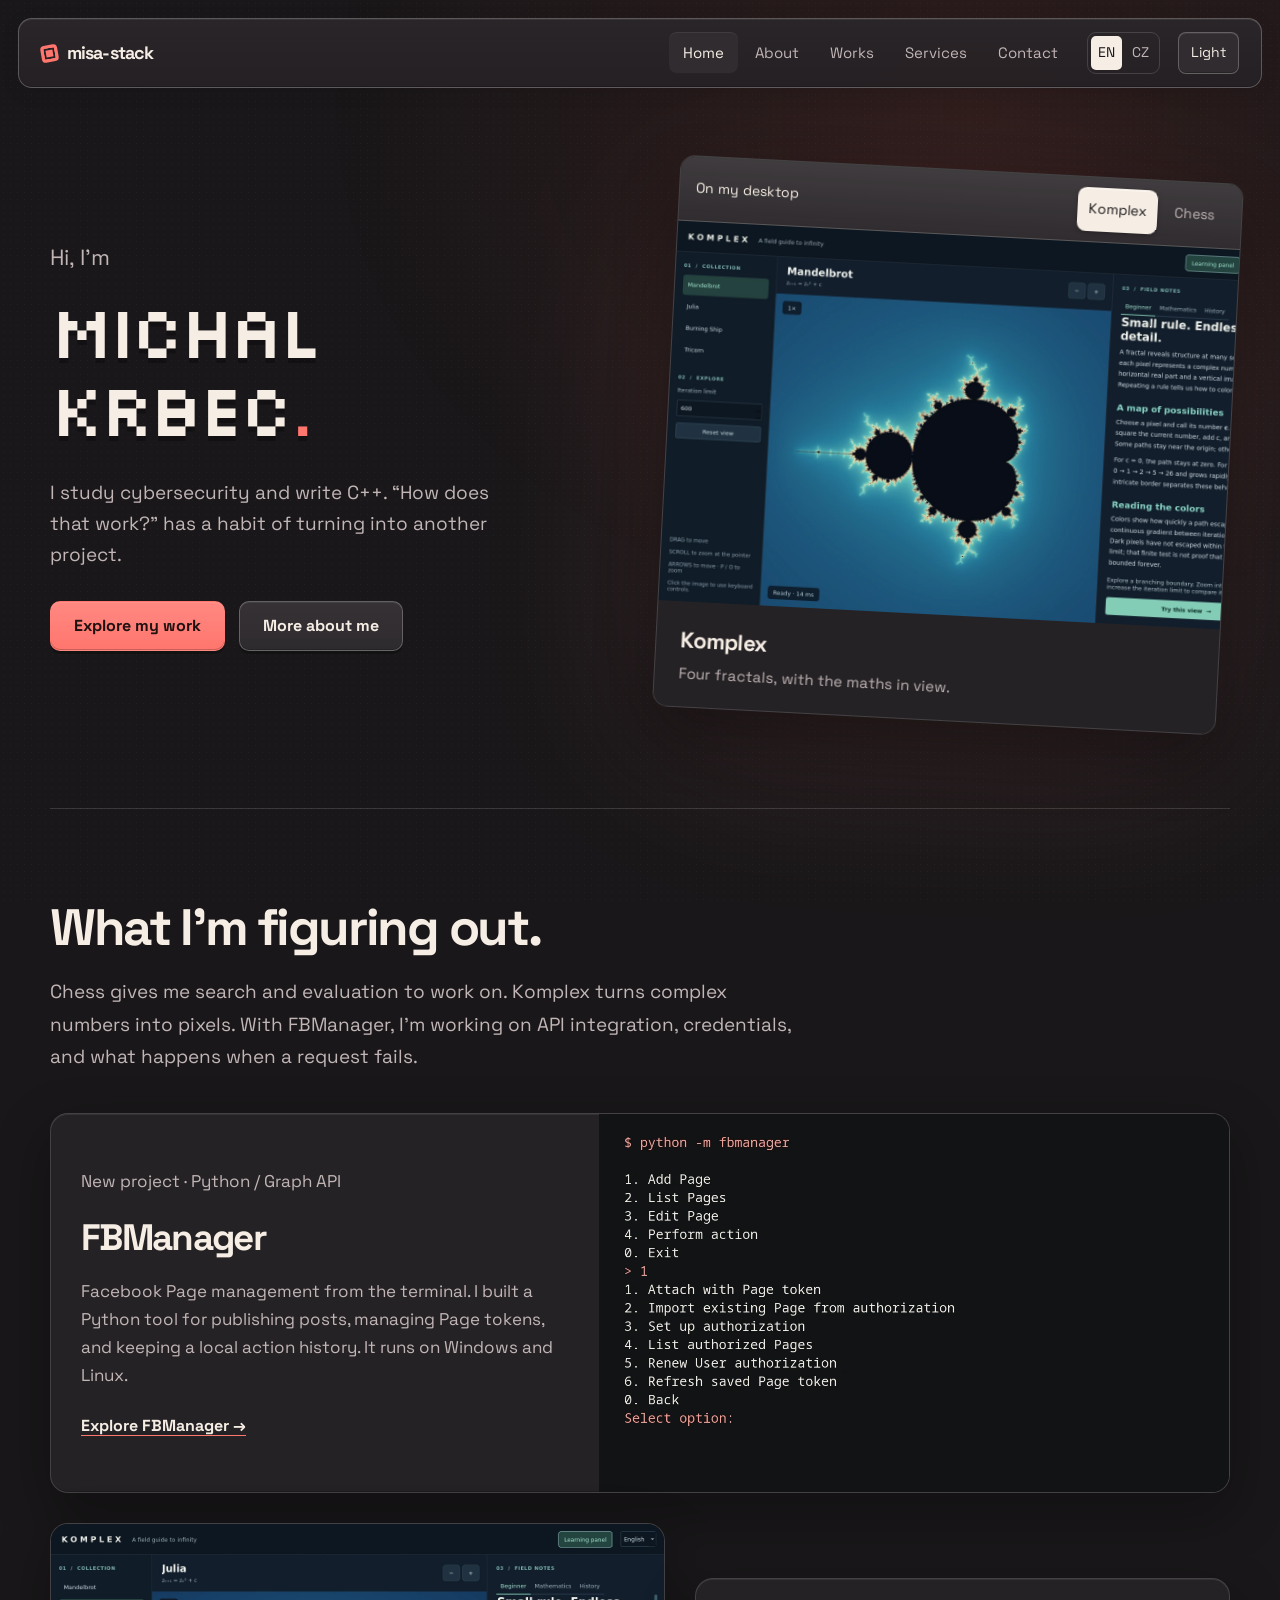
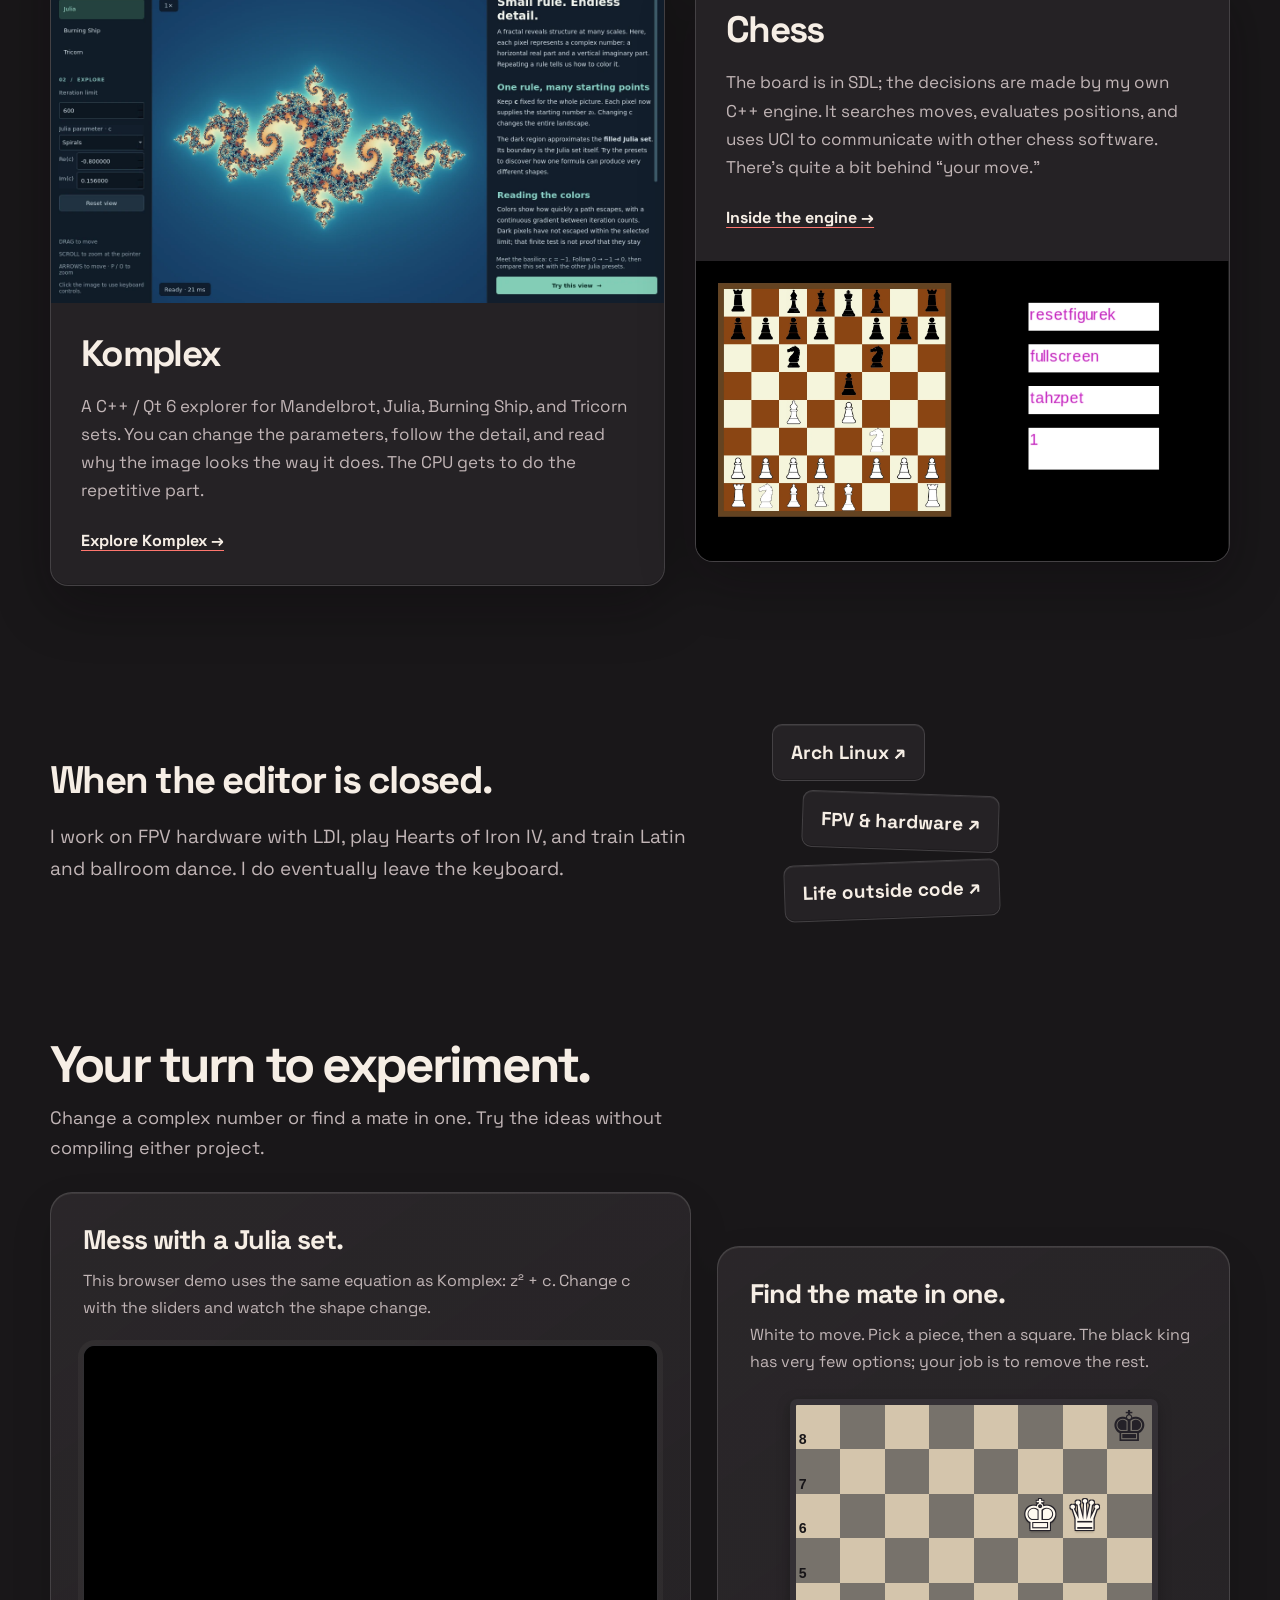
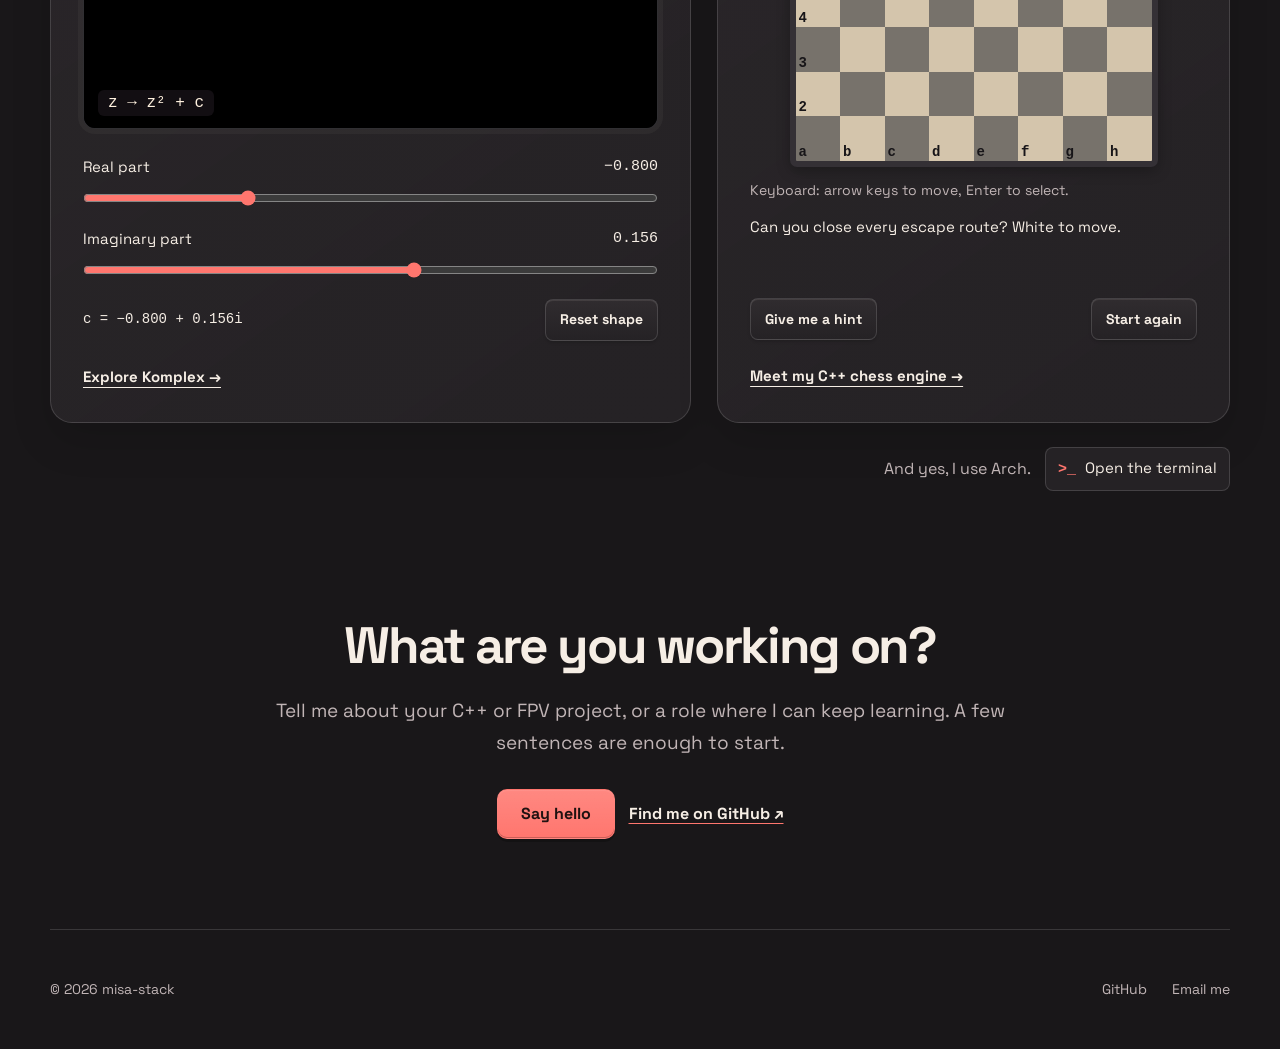
<file: index.html>
<!doctype html>
<html lang="en">
<head>
  <meta charset="utf-8">
  <meta name="viewport" content="width=device-width, initial-scale=1.0">
  <title>Michal Krbec | Cybersecurity Student and C++ Developer</title>
  <meta name="description" content="Michal Krbec studies cybersecurity and builds C++ projects to understand how they work. Explore his chess engine, fractal viewer, and FPV interests.">
  <meta name="theme-color" content="#191719">
  <meta property="og:type" content="website">
  <meta property="og:title" content="Michal Krbec | Cybersecurity Student and C++ Developer">
  <meta property="og:description" content="A custom chess engine, a fractal explorer, and the curiosity behind them. C++, cybersecurity, and FPV with Michal Krbec.">
  <meta property="og:url" content="https://misa.is-a.dev/">
  <meta property="og:image" content="https://misa.is-a.dev/og-image.png">
  <link rel="canonical" href="https://misa.is-a.dev/">
  <link rel="icon" href="favicon.svg" type="image/svg+xml">
  <script src="theme-init.js"></script>
  <link rel="stylesheet" href="styles.css">
  <link rel="stylesheet" href="showcase.css">
  <script src="ui-logic.js" defer></script>
  <script src="showcase.js" defer></script>
  <link rel="stylesheet" href="playground.css">
  <script src="playground.js" defer></script>
</head>
<body>
  <a class="skip-link" href="#main" data-en="Skip to content" data-cz="Přejít na obsah">Skip to content</a>

  <header class="site-header">
    <a class="brand" href="index.html" aria-label="misa-stack home">
      <span class="brand-mark" aria-hidden="true"></span>
      misa-stack
    </a>
    <nav class="desktop-nav" aria-label="Primary navigation">
      <a class="nav-link" href="index.html" aria-current="page" data-en="Home" data-cz="Domů">Home</a>
      <a class="nav-link" href="about.html" data-en="About" data-cz="O mně">About</a>
      <a class="nav-link" href="works.html" data-en="Works" data-cz="Projekty">Works</a>
      <a class="nav-link" href="pricing.html" data-en="Services" data-cz="Služby">Services</a>
      <a class="nav-link" href="contact.html" data-en="Contact" data-cz="Kontakt">Contact</a>
      <div class="language-switch" aria-label="Language">
        <button class="lang-button" type="button" data-lang="en" aria-pressed="true">EN</button>
        <button class="lang-button" type="button" data-lang="cz" aria-pressed="false">CZ</button>
      </div>
    </nav>
    <button class="theme-toggle" type="button" data-theme-toggle aria-label="Switch to light theme" data-en-label="Switch to light theme" data-cz-label="Přepnout na světlý motiv" hidden><span data-theme-label>Light</span></button>
    <button class="menu-button" type="button" aria-expanded="false" aria-controls="mobile-navigation" aria-label="Open navigation" data-menu-button>
      <span class="menu-lines" aria-hidden="true"></span>
    </button>
  </header>

  <nav class="mobile-nav" id="mobile-navigation" aria-label="Mobile navigation" data-mobile-nav>
    <a class="nav-link" href="index.html" aria-current="page" data-en="Home" data-cz="Domů">Home</a>
    <a class="nav-link" href="about.html" data-en="About" data-cz="O mně">About</a>
    <a class="nav-link" href="works.html" data-en="Works" data-cz="Projekty">Works</a>
    <a class="nav-link" href="pricing.html" data-en="Services" data-cz="Služby">Services</a>
    <a class="nav-link" href="contact.html" data-en="Contact" data-cz="Kontakt">Contact</a>
    <div class="mobile-language" aria-label="Language">
      <button class="lang-button" type="button" data-lang="en" aria-pressed="true">EN</button>
      <button class="lang-button" type="button" data-lang="cz" aria-pressed="false">CZ</button>
    </div>
  </nav>

  <main id="main">
    <section class="container home-hero">
      <div class="home-copy reveal">
        <p class="hello" data-en="Hi, I&#x27;m" data-cz="Ahoj, jsem" >Hi, I&#x27;m</p>
        <h1 class="pixel-name" aria-label="Michal Krbec"><span>Michal</span><span>Krbec<span class="name-period">.</span></span></h1>
        <p class="hero-lede" data-en="I study cybersecurity and write C++. “How does that work?” has a habit of turning into another project." data-cz="Studuji kyberbezpečnost a píšu v C++. Otázka „jak to funguje?“ u mě dost často končí dalším projektem." >I study cybersecurity and write C++. “How does that work?” has a habit of turning into another project.</p>
        <div class="button-row"><a class="button button-primary" data-en="Explore my work" data-cz="Prohlédnout projekty" href="#projects">Explore my work</a> <a class="button" data-en="More about me" data-cz="Více o mně" href="about.html">More about me</a></div>
      </div>
      <div class="hero-preview" data-tilt>
        <div class="showcase-frame" data-showcase>
          <div class="showcase-toolbar"><span class="window-title"><span data-en="On my desktop" data-cz="Na mém desktopu" >On my desktop</span></span><div class="scene-selector" role="group" aria-label="Featured project" data-en-label="Featured project" data-cz-label="Vybraný projekt"><button data-en="Komplex" data-cz="Komplex" type="button" data-scene-button="hero-komplex">Komplex</button> <button data-en="Chess" data-cz="Šachy" type="button" data-scene-button="hero-chess">Chess</button></div></div>
          <section class="showcase-scene" data-scene="hero-komplex"><a href="works.html#komplex" class="preview-image-link"><img src="assets/komplex-mandelbrot.webp" alt="Komplex desktop fractal explorer" data-en-alt="Komplex desktop fractal explorer" data-cz-alt="Desktopový prohlížeč fraktálů Komplex" width="1400" height="860" fetchpriority="high"></a><div class="hero-scene-caption"><strong>Komplex</strong><span data-en="Four fractals, with the maths in view." data-cz="Čtyři fraktály i s vysvětlením matematiky." >Four fractals, with the maths in view.</span></div></section>
          <section class="showcase-scene" data-scene="hero-chess"><a href="works.html#chess" class="preview-image-link"><img src="assets/chess-current.webp" alt="Chess running in the SDL interface" data-en-alt="Chess running in the SDL interface" data-cz-alt="Šachy v SDL rozhraní" width="1920" height="1080" loading="lazy"></a><div class="hero-scene-caption"><strong data-en="Chess" data-cz="Šachy">Chess</strong><span data-en="Teaching C++ to choose its next move." data-cz="Učím C++ vybrat další tah." >Teaching C++ to choose its next move.</span></div></section>
        </div>
      </div>
    </section>
    <section class="container home-projects section" id="projects">
      <div class="section-heading"><h2 class="section-title" data-en="What I’m figuring out." data-cz="Čemu chci přijít na kloub." >What I’m figuring out.</h2> <p class="lede" data-en="Chess gives me search and evaluation to work on. Komplex turns complex numbers into pixels. With FBManager, I’m working on API integration, credentials, and what happens when a request fails." data-cz="Na šachách zkoumám prohledávání a hodnocení pozic. V Komplexu převádím komplexní čísla na pixely. Ve FBManageru řeším napojení na API, přístupové údaje a situace, kdy požadavek selže." >Chess gives me search and evaluation to work on. Komplex turns complex numbers into pixels. With FBManager, I’m working on API integration, credentials, and what happens when a request fails.</p></div>
      <div class="feature-projects">
        <article class="feature-project feature-fbmanager">
          <div class="feature-copy">
            <p class="project-kicker" data-en="New project · Python / Graph API" data-cz="Nový projekt · Python / Graph API">New project · Python / Graph API</p>
            <h3>FBManager</h3>
            <p data-en="Facebook Page management from the terminal. I built a Python tool for publishing posts, managing Page tokens, and keeping a local action history. It runs on Windows and Linux." data-cz="Správa facebookových stránek z terminálu. Napsal jsem nástroj v Pythonu pro publikování příspěvků, správu tokenů stránek a místní historii akcí. Běží na Windows i Linuxu.">Facebook Page management from the terminal. I built a Python tool for publishing posts, managing Page tokens, and keeping a local action history. It runs on Windows and Linux.</p>
            <a class="text-link" href="works.html#fbmanager" data-en="Explore FBManager →" data-cz="Prozkoumat FBManager →">Explore FBManager →</a>
          </div>
          <a class="feature-image" href="works.html#fbmanager"><img src="assets/fbmanager-terminal.webp" alt="FBManager terminal menu with Page authorization and token renewal options" data-en-alt="FBManager terminal menu with Page authorization and token renewal options" data-cz-alt="Terminálové menu FBManageru s autorizací stránek a obnovou tokenů" width="1200" height="720" loading="lazy"></a>
        </article>
        <article class="feature-project feature-fractal">
          <a class="feature-image" href="works.html#komplex"><img src="assets/komplex-julia.webp" alt="Julia set and parameters in Komplex" data-en-alt="Julia set and parameters in Komplex" data-cz-alt="Juliova množina a její parametry v Komplexu" width="1400" height="860" loading="lazy"></a>
          <div class="feature-copy"><h3>Komplex</h3><p data-en="A C++ / Qt 6 explorer for Mandelbrot, Julia, Burning Ship, and Tricorn sets. You can change the parameters, follow the detail, and read why the image looks the way it does. The CPU gets to do the repetitive part." data-cz="Prohlížeč Mandelbrotovy a Juliovy množiny, Burning Ship a Tricornu v C++ / Qt 6. Měníš parametry, přibližuješ detaily a čteš, proč obraz vypadá právě takhle. Opakování výpočtů nechávám na procesoru." >A C++ / Qt 6 explorer for Mandelbrot, Julia, Burning Ship, and Tricorn sets. You can change the parameters, follow the detail, and read why the image looks the way it does. The CPU gets to do the repetitive part.</p> <a class="text-link" data-en="Explore Komplex →" data-cz="Prozkoumat Komplex →" href="works.html#komplex">Explore Komplex →</a></div>
        </article>
        <article class="feature-project feature-chess">
          <div class="feature-copy"><h3 data-en="Chess" data-cz="Šachy">Chess</h3><p data-en="The board is in SDL; the decisions are made by my own C++ engine. It searches moves, evaluates positions, and uses UCI to communicate with other chess software. There’s quite a bit behind “your move.”" data-cz="Šachovnici vykresluje SDL, tahy vybírá můj vlastní C++ engine. Prohledává varianty, hodnotí pozice a přes UCI komunikuje s dalšími šachovými programy. Za prostým „jsi na tahu“ je toho docela dost." >The board is in SDL; the decisions are made by my own C++ engine. It searches moves, evaluates positions, and uses UCI to communicate with other chess software. There’s quite a bit behind “your move.”</p> <a class="text-link" data-en="Inside the engine →" data-cz="Jak funguje engine →" href="works.html#chess">Inside the engine →</a></div>
          <a class="feature-image" href="works.html#chess"><img src="assets/chess-current.webp" alt="A position in my C++ chess application" data-en-alt="A position in my C++ chess application" data-cz-alt="Pozice v mé šachové aplikaci v C++" width="1920" height="1080" loading="lazy"></a>
        </article>
      </div>
    </section>
    <section class="container personal-note section-tight">
      <div><h2 class="section-title" data-en="When the editor is closed." data-cz="Když zavřu editor." >When the editor is closed.</h2> <p class="lede" data-en="I work on FPV hardware with LDI, play Hearts of Iron IV, and train Latin and ballroom dance. I do eventually leave the keyboard." data-cz="S LDI pracuji na FPV hardwaru, hraji Hearts of Iron IV a věnuji se latinskoamerickým a standardním tancům. Od klávesnice se nakonec přece jen zvednu." >I work on FPV hardware with LDI, play Hearts of Iron IV, and train Latin and ballroom dance. I do eventually leave the keyboard.</p></div>
      <div class="interest-links"><a class="interest-link" data-en="Arch Linux ↗" data-cz="Arch Linux ↗" href="about.html#linux" data-terminal-open>Arch Linux ↗</a> <a class="interest-link" data-en="FPV &amp; hardware ↗" data-cz="FPV a hardware ↗" href="about.html#fpv">FPV &amp; hardware ↗</a> <a class="interest-link" data-en="Life outside code ↗" data-cz="Život mimo kód ↗" href="about.html#outside-code">Life outside code ↗</a></div>
    </section>
    <section class="container playground-section" id="playground" aria-labelledby="playground-title">
  <div class="playground-heading">
    <h2 id="playground-title" data-en="Your turn to experiment." data-cz="Teď si to zkus ty.">Your turn to experiment.</h2>
    <p data-en="Change a complex number or find a mate in one. Try the ideas without compiling either project." data-cz="Změň komplexní číslo nebo najdi mat prvním tahem. Tyhle nápady si vyzkoušíš i bez kompilování projektů.">Change a complex number or find a mate in one. Try the ideas without compiling either project.</p>
  </div>
  <div class="playground-grid">
    <article class="playground-panel julia-panel" aria-labelledby="julia-title">
      <div class="playground-panel-heading">
        <h3 id="julia-title" data-en="Mess with a Julia set." data-cz="Pohraj si s Juliovou množinou.">Mess with a Julia set.</h3>
        <p data-en="This browser demo uses the same equation as Komplex: z² + c. Change c with the sliders and watch the shape change." data-cz="Tahle ukázka v prohlížeči používá stejnou rovnici jako Komplex: z² + c. Posuvníky měníš c a sleduješ, co to udělá s tvarem.">This browser demo uses the same equation as Komplex: z² + c. Change c with the sliders and watch the shape change.</p>
      </div>
      <div class="julia-interactive playground-enhancement" data-julia-interactive hidden>
        <div class="julia-screen">
          <canvas data-julia-canvas width="600" height="400" role="img" aria-label="Julia set for c = −0.800 + 0.156i"></canvas>
          <p class="julia-equation" aria-hidden="true">z → z² + c</p>
        </div>
        <div class="julia-controls">
          <label for="julia-real"><span data-en="Real part" data-cz="Reálná část">Real part</span><output id="julia-real-value" for="julia-real">−0.800</output></label>
          <input id="julia-real" data-julia-real type="range" min="-1.5" max="1" step="0.005" value="-0.8" aria-describedby="julia-real-value">
          <label for="julia-imaginary"><span data-en="Imaginary part" data-cz="Imaginární část">Imaginary part</span><output id="julia-imaginary-value" for="julia-imaginary">0.156</output></label>
          <input id="julia-imaginary" data-julia-imaginary type="range" min="-1" max="1" step="0.001" value="0.156" aria-describedby="julia-imaginary-value">
          <div class="playground-controls-row">
            <p class="julia-value" data-julia-value>c = −0.800 + 0.156i</p>
            <button class="playground-button" type="button" data-julia-reset data-en="Reset shape" data-cz="Původní tvar">Reset shape</button>
          </div>
        </div>
      </div>
      <p class="playground-fallback" data-julia-fallback data-en="A Julia set repeats z² + c at each point. Changing c changes the boundary between points that escape and those that stay." data-cz="Juliova množina v každém bodě opakuje z² + c. Změna c proměňuje hranici mezi body, které unikají, a těmi, které zůstávají.">A Julia set repeats z² + c at each point. Changing c changes the boundary between points that escape and those that stay.</p>
      <a class="playground-project-link" href="works.html#komplex" data-en="Explore Komplex →" data-cz="Prozkoumat Komplex →">Explore Komplex →</a>
    </article>
    <article class="playground-panel puzzle-panel" aria-labelledby="puzzle-title">
      <div class="playground-panel-heading">
        <h3 id="puzzle-title" data-en="Find the mate in one." data-cz="Najdi mat prvním tahem.">Find the mate in one.</h3>
        <p data-en="White to move. Pick a piece, then a square. The black king has very few options; your job is to remove the rest." data-cz="Bílý na tahu. Vyber figurku a potom cílové pole. Černému králi už moc možností nezbývá. Tvým úkolem je sebrat mu i ty poslední.">White to move. Pick a piece, then a square. The black king has very few options; your job is to remove the rest.</p>
      </div>
      <div class="puzzle-interactive playground-enhancement" data-puzzle-interactive hidden>
        <div class="puzzle-board" data-puzzle-board role="grid" aria-label="Chess puzzle. White king f6, queen g6; black king h8." data-en-label="Chess puzzle. White king f6, queen g6; black king h8." data-cz-label="Šachová úloha. Bílý král f6, dáma g6; černý král h8." aria-describedby="puzzle-keyboard"></div>
        <p class="puzzle-keyboard" id="puzzle-keyboard" data-en="Keyboard: arrow keys to move, Enter to select." data-cz="Klávesnice: šipkami přejdeš na pole, Enterem ho vybereš.">Keyboard: arrow keys to move, Enter to select.</p>
        <p class="puzzle-message" data-puzzle-message role="status" aria-live="polite"></p>
        <div class="playground-controls-row">
          <button class="playground-button" type="button" data-puzzle-hint data-en="Give me a hint" data-cz="Chci nápovědu">Give me a hint</button>
          <button class="playground-button" type="button" data-puzzle-reset data-en="Start again" data-cz="Znovu">Start again</button>
        </div>
      </div>
      <p class="playground-fallback" data-puzzle-fallback data-en="Position: white king f6 and queen g6; black king h8. White to move. Can the queen cover every escape square and stay protected?" data-cz="Pozice: bílý král f6 a dáma g6; černý král h8. Bílý na tahu. Dokáže dáma pokrýt všechna úniková pole a zůstat chráněná?">Position: white king f6 and queen g6; black king h8. White to move. Can the queen cover every escape square and stay protected?</p>
      <a class="playground-project-link" href="works.html#chess" data-en="Meet my C++ chess engine →" data-cz="Můj šachový engine v C++ →">Meet my C++ chess engine →</a>
    </article>
  </div>
  <div class="playground-linux">
    <p data-en="And yes, I use Arch." data-cz="A ano, používám Arch.">And yes, I use Arch.</p>
    <button class="playground-terminal-trigger playground-enhancement" type="button" data-terminal-open hidden aria-haspopup="dialog"><span aria-hidden="true">&gt;_</span> <span data-en="Open the terminal" data-cz="Otevřít terminál">Open the terminal</span></button>
  </div>
  <noscript><p class="playground-fallback" data-en="Enable JavaScript to try the interactive examples. Both full projects are linked above." data-cz="Pro interaktivní ukázky povol JavaScript. Odkazy na oba plné projekty najdeš výše.">Enable JavaScript to try the interactive examples. Both full projects are linked above.</p></noscript>
</section>
<dialog class="portfolio-terminal" data-portfolio-terminal aria-labelledby="portfolio-terminal-title" aria-describedby="portfolio-terminal-description">
  <div class="portfolio-terminal-bar">
    <h2 id="portfolio-terminal-title" data-en="Of course there’s a terminal." data-cz="Terminál tu samozřejmě nechybí.">Of course there’s a terminal.</h2>
    <button class="playground-button terminal-close" type="button" data-terminal-close data-en-label="Close terminal" data-cz-label="Zavřít terminál" aria-label="Close terminal">×</button>
  </div>
  <p id="portfolio-terminal-description" data-en="A tiny simulated terminal. Four commands, no installation. Start with help." data-cz="Malý simulovaný terminál. Čtyři příkazy, žádná instalace. Začni příkazem help.">A tiny simulated terminal. Four commands, no installation. Start with help.</p>
  <div class="portfolio-terminal-output" data-terminal-output role="log" aria-live="polite" aria-relevant="additions" tabindex="0" aria-label="Terminal history" data-en-label="Terminal history" data-cz-label="Historie terminálu"></div>
  <form class="portfolio-terminal-form" data-terminal-form>
    <label for="portfolio-terminal-command"><span aria-hidden="true">misa@arch ~ $</span><span class="playground-visually-hidden" data-en="Terminal command" data-cz="Příkaz terminálu">Terminal command</span></label>
    <input id="portfolio-terminal-command" name="command" type="text" maxlength="120" autocomplete="off" autocapitalize="none" spellcheck="false" enterkeyhint="send" data-terminal-input>
    <button type="submit" class="playground-button" data-en="Run" data-cz="Spustit">Run</button>
  </form>
</dialog>

    <section class="container home-contact section">
      <h2 class="section-title" data-en="What are you working on?" data-cz="Na čem pracuješ ty?" >What are you working on?</h2> <p class="lede" data-en="Tell me about your C++ or FPV project, or a role where I can keep learning. A few sentences are enough to start." data-cz="Napiš mi o svém C++ nebo FPV projektu, případně o práci, kde se můžu dál učit. Na začátek stačí pár vět." >Tell me about your C++ or FPV project, or a role where I can keep learning. A few sentences are enough to start.</p>
      <div class="button-row"><a class="button button-primary" data-en="Say hello" data-cz="Napiš mi" href="mailto:misamichal.k@gmail.com">Say hello</a> <a class="text-link" data-en="Find me on GitHub ↗" data-cz="Najdeš mě na GitHubu ↗" href="https://github.com/misa-stack" target="_blank" rel="noreferrer">Find me on GitHub ↗</a></div>
    </section>
  </main>

  <footer class="container site-footer">
    <span>© 2026 misa-stack</span>
    <div class="footer-links">
      <a href="https://github.com/misa-stack" target="_blank" rel="noreferrer">GitHub</a>
      <a href="mailto:misamichal.k@gmail.com" data-en="Email me" data-cz="Napiš mi">Email me</a>
    </div>
  </footer>
</body>
</html>
</file>
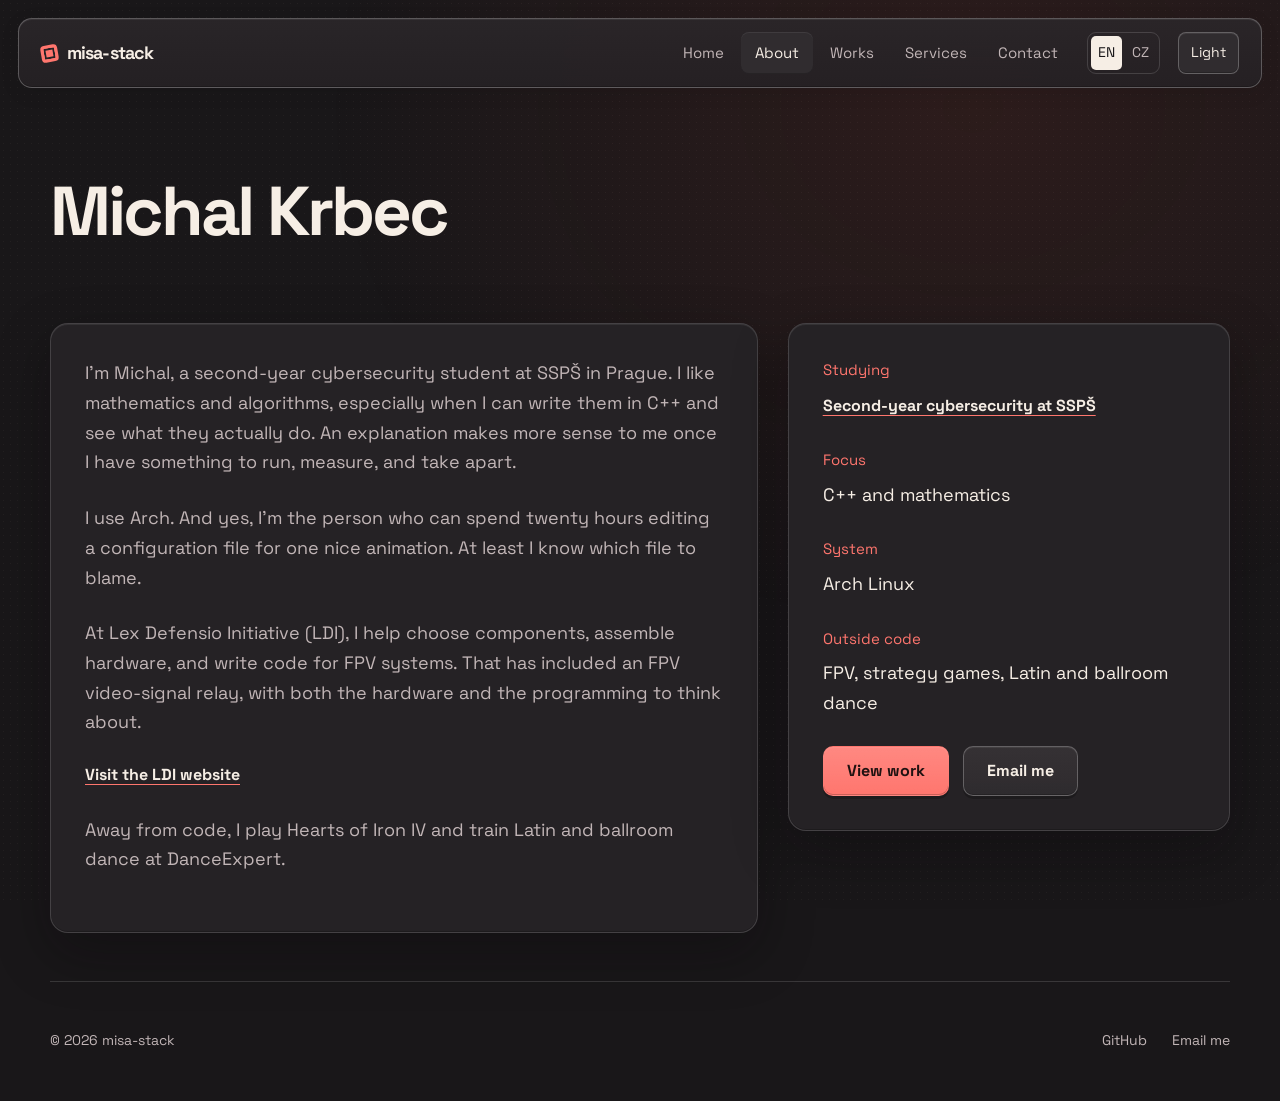
<file: about.html>
<!doctype html>
<html lang="en">
<head>
  <meta charset="utf-8">
  <meta name="viewport" content="width=device-width, initial-scale=1.0">
  <title>About Michal Krbec | C++, Cybersecurity and FPV</title>
  <meta name="description" content="About Michal Krbec, a second-year cybersecurity student at SSPŠ interested in C++, mathematics, algorithms, Arch Linux, and FPV systems.">
  <meta name="theme-color" content="#191719">
  <meta property="og:type" content="profile">
  <meta property="og:title" content="About Michal Krbec | C++, Cybersecurity and FPV">
  <meta property="og:description" content="Why I write C++ to understand algorithms, spend too long configuring Arch, and still make time for FPV and dancing.">
  <meta property="og:url" content="https://misa.is-a.dev/about">
  <meta property="og:image" content="https://misa.is-a.dev/og-image.png">
  <link rel="canonical" href="https://misa.is-a.dev/about">
  <link rel="icon" href="favicon.svg" type="image/svg+xml">
  <script src="theme-init.js"></script>
  <link rel="stylesheet" href="styles.css">
  <script src="ui-logic.js" defer></script>
</head>
<body>
  <a class="skip-link" href="#main" data-en="Skip to content" data-cz="Přejít na obsah">Skip to content</a>
  <header class="site-header">
    <a class="brand" href="index.html" aria-label="misa-stack home"><span class="brand-mark" aria-hidden="true"></span>misa-stack</a>
    <nav class="desktop-nav" aria-label="Primary navigation">
      <a class="nav-link" href="index.html" data-en="Home" data-cz="Domů">Home</a>
      <a class="nav-link" href="about.html" aria-current="page" data-en="About" data-cz="O mně">About</a>
      <a class="nav-link" href="works.html" data-en="Works" data-cz="Projekty">Works</a>
      <a class="nav-link" href="pricing.html" data-en="Services" data-cz="Služby">Services</a>
      <a class="nav-link" href="contact.html" data-en="Contact" data-cz="Kontakt">Contact</a>
      <div class="language-switch" aria-label="Language"><button class="lang-button" type="button" data-lang="en" aria-pressed="true">EN</button><button class="lang-button" type="button" data-lang="cz" aria-pressed="false">CZ</button></div>
    </nav>
    <button class="theme-toggle" type="button" data-theme-toggle aria-label="Switch to light theme" data-en-label="Switch to light theme" data-cz-label="Přepnout na světlý motiv" hidden><span data-theme-label>Light</span></button>
    <button class="menu-button" type="button" aria-expanded="false" aria-controls="mobile-navigation" aria-label="Open navigation" data-menu-button><span class="menu-lines" aria-hidden="true"></span></button>
  </header>
  <nav class="mobile-nav" id="mobile-navigation" aria-label="Mobile navigation" data-mobile-nav>
    <a class="nav-link" href="index.html" data-en="Home" data-cz="Domů">Home</a>
    <a class="nav-link" href="about.html" aria-current="page" data-en="About" data-cz="O mně">About</a>
    <a class="nav-link" href="works.html" data-en="Works" data-cz="Projekty">Works</a>
    <a class="nav-link" href="pricing.html" data-en="Services" data-cz="Služby">Services</a>
    <a class="nav-link" href="contact.html" data-en="Contact" data-cz="Kontakt">Contact</a>
    <div class="mobile-language" aria-label="Language"><button class="lang-button" type="button" data-lang="en" aria-pressed="true">EN</button><button class="lang-button" type="button" data-lang="cz" aria-pressed="false">CZ</button></div>
  </nav>

  <main id="main" class="page-shell">
    <section class="container page-hero about-hero">
      <div class="reveal">
        <h1 class="page-title">Michal Krbec</h1>
      </div>
    </section>

    <section class="container section-tight">
      <div class="about-grid">
        <article class="panel">
          <p class="bio-copy" data-en="I’m Michal, a second-year cybersecurity student at SSPŠ in Prague. I like mathematics and algorithms, especially when I can write them in C++ and see what they actually do. An explanation makes more sense to me once I have something to run, measure, and take apart." data-cz="Jsem Michal a studuji druhý ročník kyberbezpečnosti na SSPŠ v Praze. Baví mě matematika a algoritmy, hlavně když si je můžu napsat v C++ a sledovat, co opravdu dělají. Nejlépe se v nich zorientuji, když mám co spustit, změřit a rozebrat.">I’m Michal, a second-year cybersecurity student at SSPŠ in Prague. I like mathematics and algorithms, especially when I can write them in C++ and see what they actually do. An explanation makes more sense to me once I have something to run, measure, and take apart.</p>
          <p id="linux" class="bio-copy" data-en="I use Arch. And yes, I’m the person who can spend twenty hours editing a configuration file for one nice animation. At least I know which file to blame." data-cz="Používám Arch. A ano, jsem ten člověk, který zvládne dvacet hodin upravovat konfigurák kvůli jedné hezké animaci. Aspoň pak vím, který soubor za ni může.">I use Arch. And yes, I’m the person who can spend twenty hours editing a configuration file for one nice animation. At least I know which file to blame.</p>
          <p id="fpv" class="bio-copy" data-en="At Lex Defensio Initiative (LDI), I help choose components, assemble hardware, and write code for FPV systems. That has included an FPV video-signal relay, with both the hardware and the programming to think about." data-cz="V Lex Defensio Initiative (LDI) pomáhám vybírat součástky, stavět hardware a psát kód pro FPV systémy. Pracoval jsem i na retranslátoru FPV videosignálu, kde bylo potřeba řešit hardware i programování.">At Lex Defensio Initiative (LDI), I help choose components, assemble hardware, and write code for FPV systems. That has included an FPV video-signal relay, with both the hardware and the programming to think about.</p>
          <a class="text-link" href="https://ldi.zer0.cz/en/about" data-href-en="https://ldi.zer0.cz/en/about" data-href-cz="https://ldi.zer0.cz/cs/about" target="_blank" rel="noreferrer" data-en="Visit the LDI website" data-cz="Navštívit web LDI">Visit the LDI website</a>
          <p id="outside-code" class="bio-copy" data-en="Away from code, I play Hearts of Iron IV and train Latin and ballroom dance at DanceExpert." data-cz="Mimo kód hraji Hearts of Iron IV a v DanceExpert se věnuji latinskoamerickým a standardním tancům.">Away from code, I play Hearts of Iron IV and train Latin and ballroom dance at DanceExpert.</p>
        </article>

        <aside class="panel">
          <dl class="fact-list">
            <div><dt data-en="Studying" data-cz="Studium">Studying</dt><dd><a class="text-link" href="https://ssps.cz/skola/obory/it/" target="_blank" rel="noreferrer" data-en="Second-year cybersecurity at SSPŠ" data-cz="Druhý ročník kyberbezpečnosti na SSPŠ">Second-year cybersecurity at SSPŠ</a></dd></div>
            <div><dt data-en="Focus" data-cz="Zaměření">Focus</dt><dd data-en="C++ and mathematics" data-cz="C++ a matematika">C++ and mathematics</dd></div>
            <div><dt data-en="System" data-cz="Systém">System</dt><dd>Arch Linux</dd></div>
            <div><dt data-en="Outside code" data-cz="Mimo kód">Outside code</dt><dd data-en="FPV, strategy games, Latin and ballroom dance" data-cz="FPV, strategické hry, latina a standardní tance">FPV, strategy games, Latin and ballroom dance</dd></div>
          </dl>
          <div class="button-row" style="margin-top: 28px;">
            <a class="button button-primary" href="works.html" data-en="View work" data-cz="Projekty">View work</a>
            <a class="button" href="mailto:misamichal.k@gmail.com" data-en="Email me" data-cz="Napiš mi">Email me</a>
          </div>
        </aside>
      </div>
    </section>

  </main>

  <footer class="container site-footer">
    <span>© 2026 misa-stack</span>
    <div class="footer-links"><a href="https://github.com/misa-stack" target="_blank" rel="noreferrer">GitHub</a><a href="mailto:misamichal.k@gmail.com" data-en="Email me" data-cz="Napiš mi">Email me</a></div>
  </footer>
</body>
</html>
</file>
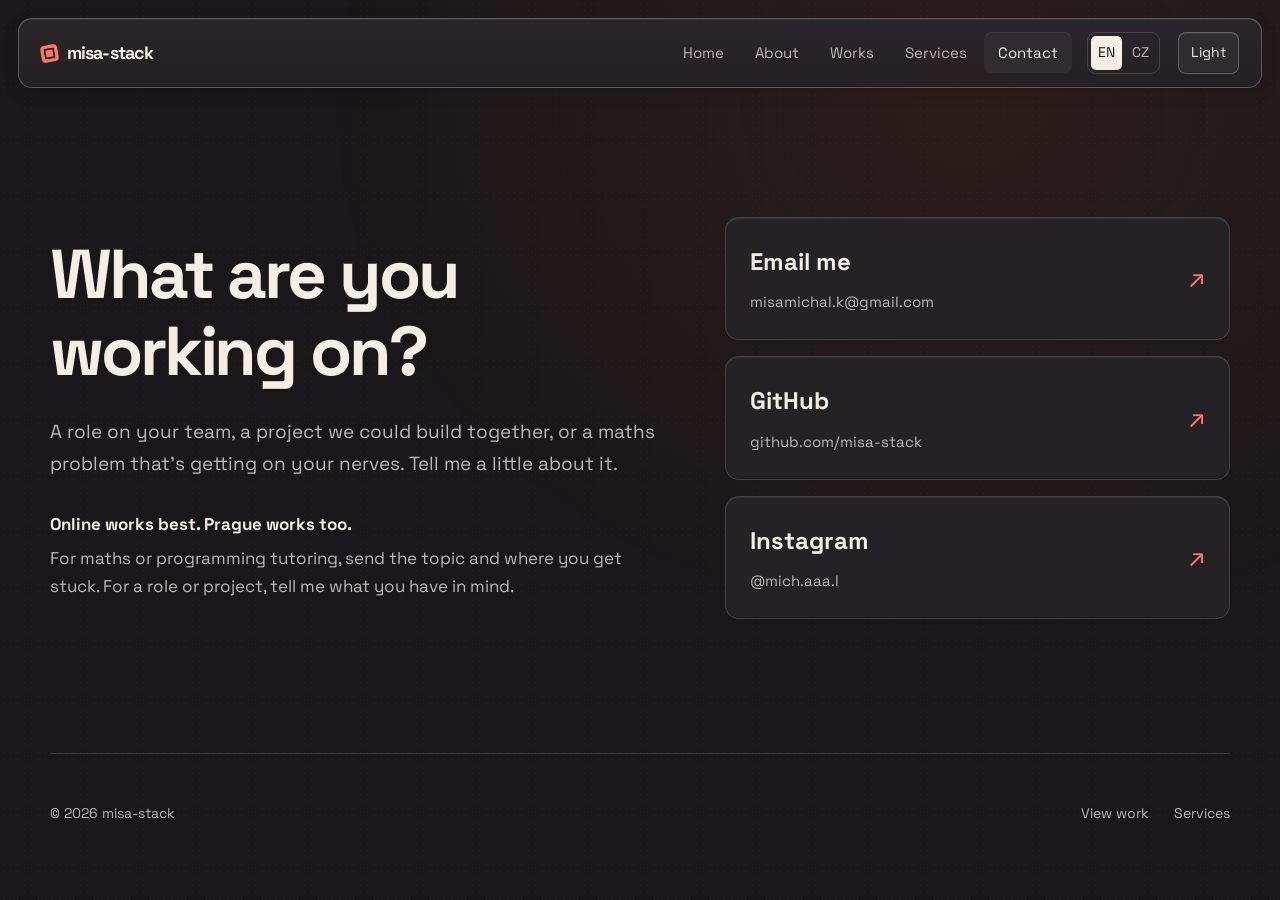
<file: contact.html>
<!doctype html>
<html lang="en">
<head>
  <meta charset="utf-8">
  <meta name="viewport" content="width=device-width, initial-scale=1.0">
  <title>Contact Michal Krbec | Projects, Roles and Tutoring</title>
  <meta name="description" content="Talk to Michal Krbec about a developer role, a project to build together, or maths and programming tutoring. Online or in Prague.">
  <meta name="theme-color" content="#191719">
  <meta property="og:type" content="website">
  <meta property="og:title" content="Contact Michal Krbec | Projects, Roles and Tutoring">
  <meta property="og:description" content="A role, a shared project, or a problem to work through. Get in touch with Michal Krbec.">
  <meta property="og:url" content="https://misa.is-a.dev/contact">
  <meta property="og:image" content="https://misa.is-a.dev/og-image.png">
  <link rel="canonical" href="https://misa.is-a.dev/contact">
  <link rel="icon" href="favicon.svg" type="image/svg+xml">
  <script src="theme-init.js"></script>
  <link rel="stylesheet" href="styles.css">
  <script src="ui-logic.js" defer></script>
</head>
<body>
  <a class="skip-link" href="#main" data-en="Skip to content" data-cz="Přejít na obsah">Skip to content</a>
  <header class="site-header">
    <a class="brand" href="index.html" aria-label="misa-stack home"><span class="brand-mark" aria-hidden="true"></span>misa-stack</a>
    <nav class="desktop-nav" aria-label="Primary navigation">
      <a class="nav-link" href="index.html" data-en="Home" data-cz="Domů">Home</a>
      <a class="nav-link" href="about.html" data-en="About" data-cz="O mně">About</a>
      <a class="nav-link" href="works.html" data-en="Works" data-cz="Projekty">Works</a>
      <a class="nav-link" href="pricing.html" data-en="Services" data-cz="Služby">Services</a>
      <a class="nav-link" href="contact.html" aria-current="page" data-en="Contact" data-cz="Kontakt">Contact</a>
      <div class="language-switch" aria-label="Language"><button class="lang-button" type="button" data-lang="en" aria-pressed="true">EN</button><button class="lang-button" type="button" data-lang="cz" aria-pressed="false">CZ</button></div>
    </nav>
    <button class="theme-toggle" type="button" data-theme-toggle aria-label="Switch to light theme" data-en-label="Switch to light theme" data-cz-label="Přepnout na světlý motiv" hidden><span data-theme-label>Light</span></button>
    <button class="menu-button" type="button" aria-expanded="false" aria-controls="mobile-navigation" aria-label="Open navigation" data-menu-button><span class="menu-lines" aria-hidden="true"></span></button>
  </header>
  <nav class="mobile-nav" id="mobile-navigation" aria-label="Mobile navigation" data-mobile-nav>
    <a class="nav-link" href="index.html" data-en="Home" data-cz="Domů">Home</a>
    <a class="nav-link" href="about.html" data-en="About" data-cz="O mně">About</a>
    <a class="nav-link" href="works.html" data-en="Works" data-cz="Projekty">Works</a>
    <a class="nav-link" href="pricing.html" data-en="Services" data-cz="Služby">Services</a>
    <a class="nav-link" href="contact.html" aria-current="page" data-en="Contact" data-cz="Kontakt">Contact</a>
    <div class="mobile-language" aria-label="Language"><button class="lang-button" type="button" data-lang="en" aria-pressed="true">EN</button><button class="lang-button" type="button" data-lang="cz" aria-pressed="false">CZ</button></div>
  </nav>

  <main id="main" class="page-shell">
    <section class="container contact-layout">
      <div class="contact-copy reveal">
        <h1 class="page-title" data-en="What are you working on?" data-cz="Na čem pracuješ?">What are you working on?</h1>
        <p class="lede" data-en="A role on your team, a project we could build together, or a maths problem that's getting on your nerves. Tell me a little about it." data-cz="Pracovní nabídka, projekt, který bychom mohli tvořit společně, nebo příklad, který ti už leze na nervy. Napiš mi, o co jde.">A role on your team, a project we could build together, or a maths problem that's getting on your nerves. Tell me a little about it.</p>
        <div class="availability"><strong data-en="Online works best. Prague works too." data-cz="Nejradši online. V Praze i osobně.">Online works best. Prague works too.</strong> <span data-en="For maths or programming tutoring, send the topic and where you get stuck. For a role or project, tell me what you have in mind." data-cz="U doučování matematiky nebo programování přidej téma a místo, kde se zasekneš. U práce nebo projektu napiš, co máš v plánu.">For maths or programming tutoring, send the topic and where you get stuck. For a role or project, tell me what you have in mind.</span></div>
      </div>

      <div class="contact-list reveal reveal-delay">
        <a class="contact-link" href="mailto:misamichal.k@gmail.com">
          <span><strong data-en="Email me" data-cz="Napiš mi">Email me</strong><span>misamichal.k@gmail.com</span></span>
          <span class="contact-arrow" aria-hidden="true">↗</span>
        </a>
        <a class="contact-link" href="https://github.com/misa-stack" target="_blank" rel="noreferrer">
          <span><strong>GitHub</strong><span>github.com/misa-stack</span></span>
          <span class="contact-arrow" aria-hidden="true">↗</span>
        </a>
        <a class="contact-link" href="https://www.instagram.com/mich.aaa.l/" target="_blank" rel="noreferrer">
          <span><strong>Instagram</strong><span>@mich.aaa.l</span></span>
          <span class="contact-arrow" aria-hidden="true">↗</span>
        </a>
      </div>
    </section>
  </main>

  <footer class="container site-footer">
    <span>© 2026 misa-stack</span>
    <div class="footer-links"><a href="works.html" data-en="View work" data-cz="Projekty">View work</a><a href="pricing.html" data-en="Services" data-cz="Služby">Services</a></div>
  </footer>
</body>
</html>
</file>
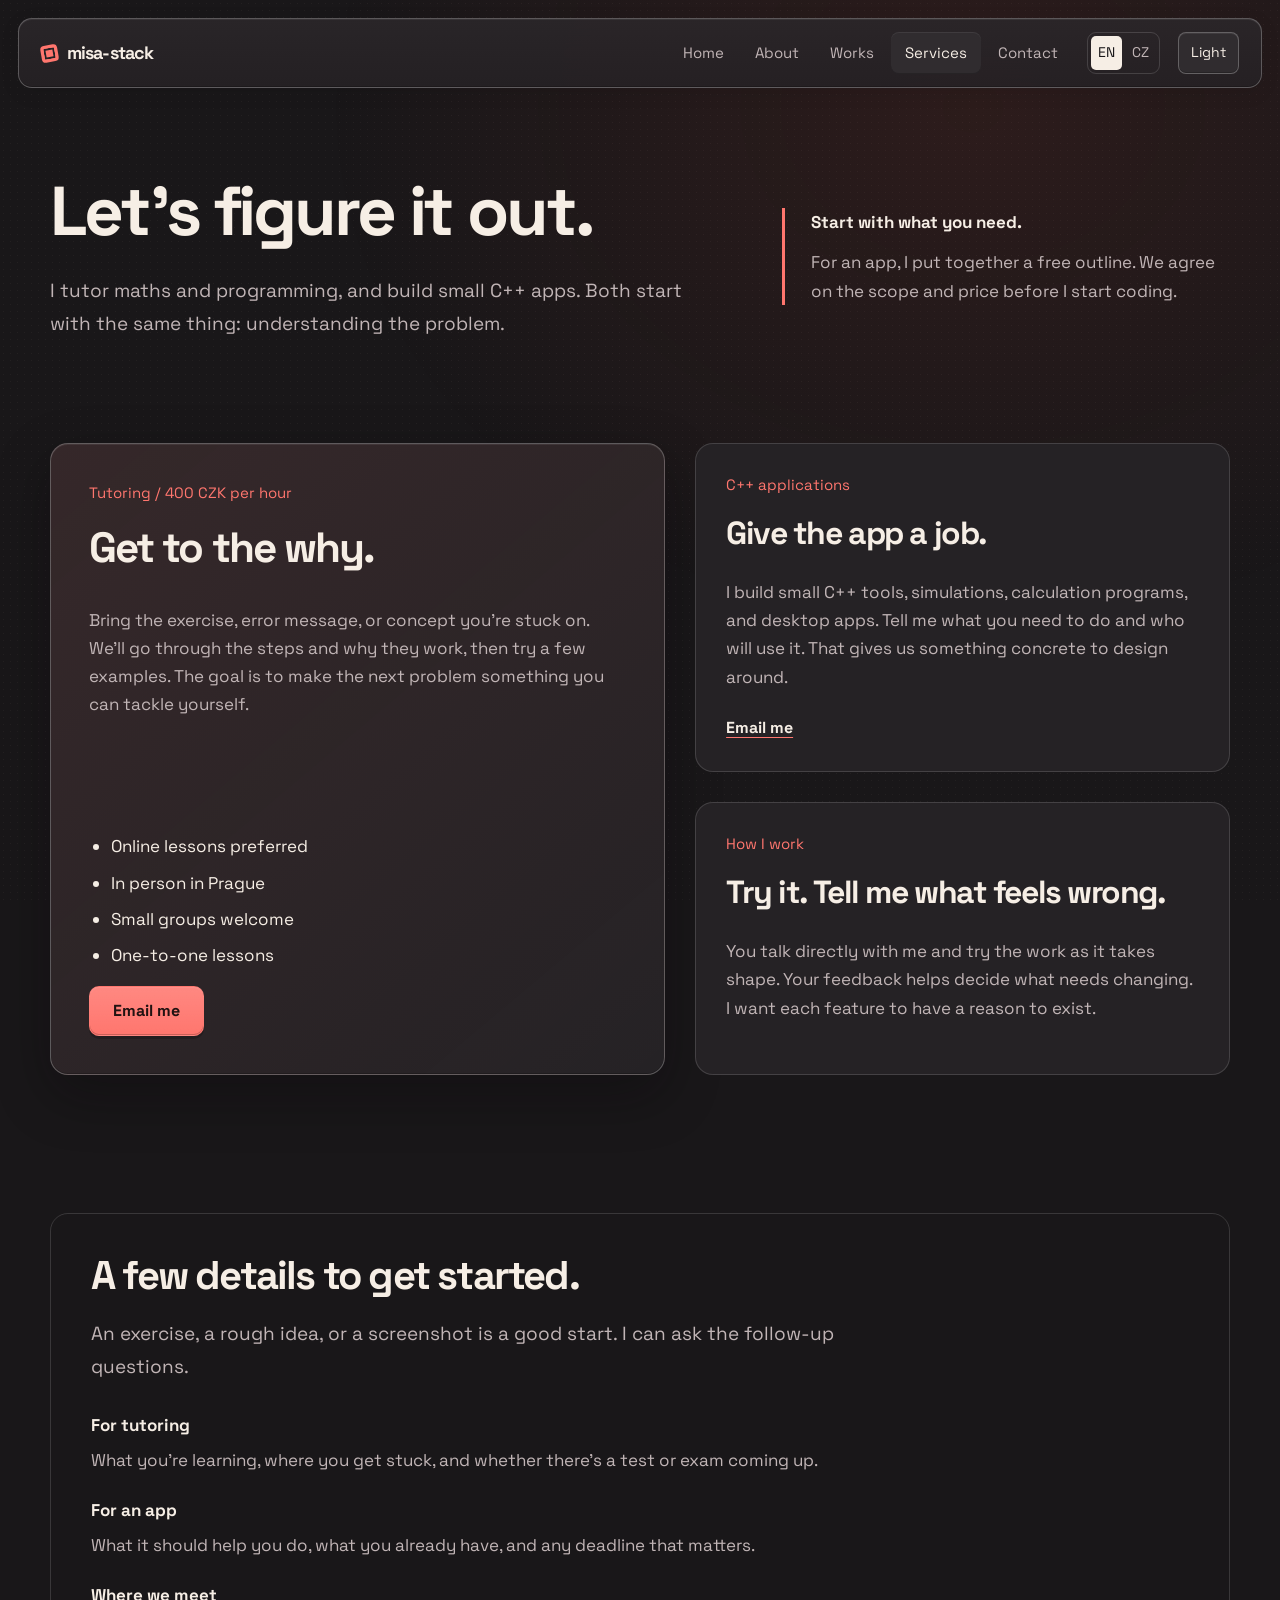
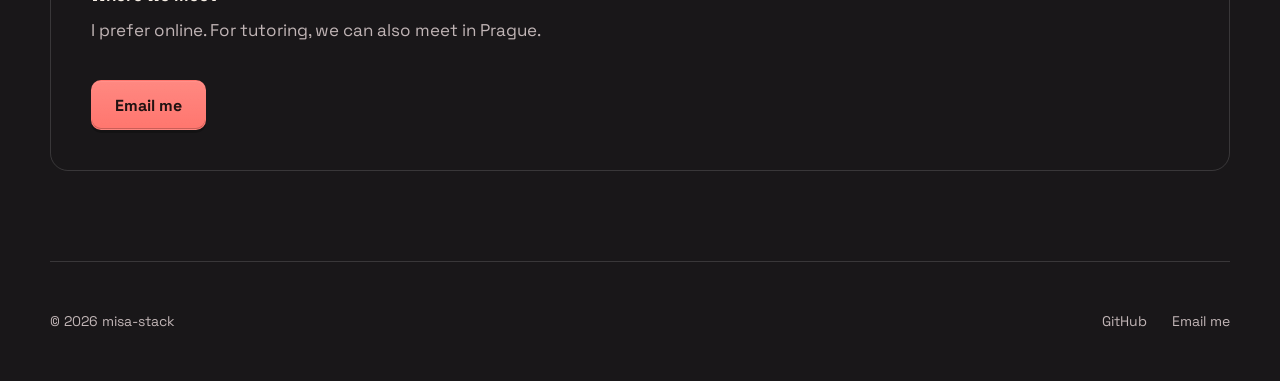
<file: pricing.html>
<!doctype html>
<html lang="en">
<head>
  <meta charset="utf-8">
  <meta name="viewport" content="width=device-width, initial-scale=1.0">
  <title>Services | Michal Krbec, Tutoring and Small Apps</title>
  <meta name="description" content="Maths and programming tutoring with Michal Krbec for 400 CZK/hour, online or in Prague. Small C++ apps start with a free outline.">
  <meta name="theme-color" content="#191719">
  <meta property="og:type" content="website">
  <meta property="og:title" content="Services | Michal Krbec, Tutoring and Small Apps">
  <meta property="og:description" content="Get to the why with maths and programming tutoring, or work with Michal Krbec on a small C++ app.">
  <meta property="og:url" content="https://misa.is-a.dev/pricing">
  <meta property="og:image" content="https://misa.is-a.dev/og-image.png">
  <link rel="canonical" href="https://misa.is-a.dev/pricing">
  <link rel="icon" href="favicon.svg" type="image/svg+xml">
  <script src="theme-init.js"></script>
  <link rel="stylesheet" href="styles.css">
  <script src="ui-logic.js" defer></script>
</head>
<body>
  <a class="skip-link" href="#main" data-en="Skip to content" data-cz="Přejít na obsah">Skip to content</a>
  <header class="site-header">
    <a class="brand" href="index.html" aria-label="misa-stack home"><span class="brand-mark" aria-hidden="true"></span>misa-stack</a>
    <nav class="desktop-nav" aria-label="Primary navigation">
      <a class="nav-link" href="index.html" data-en="Home" data-cz="Domů">Home</a>
      <a class="nav-link" href="about.html" data-en="About" data-cz="O mně">About</a>
      <a class="nav-link" href="works.html" data-en="Works" data-cz="Projekty">Works</a>
      <a class="nav-link" href="pricing.html" aria-current="page" data-en="Services" data-cz="Služby">Services</a>
      <a class="nav-link" href="contact.html" data-en="Contact" data-cz="Kontakt">Contact</a>
      <div class="language-switch" aria-label="Language"><button class="lang-button" type="button" data-lang="en" aria-pressed="true">EN</button><button class="lang-button" type="button" data-lang="cz" aria-pressed="false">CZ</button></div>
    </nav>
    <button class="theme-toggle" type="button" data-theme-toggle aria-label="Switch to light theme" data-en-label="Switch to light theme" data-cz-label="Přepnout na světlý motiv" hidden><span data-theme-label>Light</span></button>
    <button class="menu-button" type="button" aria-expanded="false" aria-controls="mobile-navigation" aria-label="Open navigation" data-menu-button><span class="menu-lines" aria-hidden="true"></span></button>
  </header>
  <nav class="mobile-nav" id="mobile-navigation" aria-label="Mobile navigation" data-mobile-nav>
    <a class="nav-link" href="index.html" data-en="Home" data-cz="Domů">Home</a>
    <a class="nav-link" href="about.html" data-en="About" data-cz="O mně">About</a>
    <a class="nav-link" href="works.html" data-en="Works" data-cz="Projekty">Works</a>
    <a class="nav-link" href="pricing.html" aria-current="page" data-en="Services" data-cz="Služby">Services</a>
    <a class="nav-link" href="contact.html" data-en="Contact" data-cz="Kontakt">Contact</a>
    <div class="mobile-language" aria-label="Language"><button class="lang-button" type="button" data-lang="en" aria-pressed="true">EN</button><button class="lang-button" type="button" data-lang="cz" aria-pressed="false">CZ</button></div>
  </nav>

  <main id="main" class="page-shell">
    <section class="container page-hero">
      <div class="reveal">
        <h1 class="page-title" data-en="Let's figure it out." data-cz="Pojďme tomu přijít na kloub.">Let's figure it out.</h1>
        <p class="lede" data-en="I tutor maths and programming, and build small C++ apps. Both start with the same thing: understanding the problem." data-cz="Doučuji matematiku a programování a tvořím menší aplikace v C++. Obojí začíná stejně: pochopit problém.">I tutor maths and programming, and build small C++ apps. Both start with the same thing: understanding the problem.</p>
      </div>
      <aside class="page-hero-aside reveal reveal-delay">
        <strong data-en="Start with what you need." data-cz="Začni tím, co potřebuješ.">Start with what you need.</strong>
        <span data-en="For an app, I put together a free outline. We agree on the scope and price before I start coding." data-cz="U aplikace nejdřív zdarma připravím návrh. Na rozsahu a ceně se domluvíme, než začnu psát kód.">For an app, I put together a free outline. We agree on the scope and price before I start coding.</span>
      </aside>
    </section>

    <section class="container section-tight">
      <div class="service-layout">
        <article class="service-feature">
          <div>
            <p class="meta" data-en="Tutoring / 400 CZK per hour" data-cz="Doučování / 400 Kč za hodinu">Tutoring / 400 CZK per hour</p>
            <h2 data-en="Get to the why." data-cz="Přijít na to proč.">Get to the why.</h2>
            <p class="service-copy" data-en="Bring the exercise, error message, or concept you're stuck on. We'll go through the steps and why they work, then try a few examples. The goal is to make the next problem something you can tackle yourself." data-cz="Přines příklad, chybovou hlášku nebo téma, ve kterém tápeš. Projdeme jednotlivé kroky, vysvětlíme si, proč fungují, a vyzkoušíme pár příkladů. Cílem je, aby sis s tím dalším dokázal poradit sám.">Bring the exercise, error message, or concept you're stuck on. We'll go through the steps and why they work, then try a few examples. The goal is to make the next problem something you can tackle yourself.</p>
          </div>
          <div>
            <ul class="service-points">
              <li data-en="Online lessons preferred" data-cz="Preferuji online lekce">Online lessons preferred</li>
              <li data-en="In person in Prague" data-cz="Osobně v Praze">In person in Prague</li>
              <li data-en="Small groups welcome" data-cz="Možnost malých skupin">Small groups welcome</li>
              <li data-en="One-to-one lessons" data-cz="Individuální lekce">One-to-one lessons</li>
            </ul>
            <div class="button-row"><a class="button button-primary" href="mailto:misamichal.k@gmail.com" data-en="Email me" data-cz="Napiš mi">Email me</a></div>
          </div>
        </article>

        <div class="service-side">
          <article class="service-item">
            <p class="meta" data-en="C++ applications" data-cz="C++ aplikace">C++ applications</p>
            <h2 data-en="Give the app a job." data-cz="Co má aplikace dělat?">Give the app a job.</h2>
            <p class="service-copy" data-en="I build small C++ tools, simulations, calculation programs, and desktop apps. Tell me what you need to do and who will use it. That gives us something concrete to design around." data-cz="Tvořím menší nástroje, simulace, výpočetní programy a desktopové aplikace v C++. Napiš, co potřebuješ řešit a kdo bude program používat. Od toho se pak odvíjí návrh.">I build small C++ tools, simulations, calculation programs, and desktop apps. Tell me what you need to do and who will use it. That gives us something concrete to design around.</p>
            <a class="text-link" href="mailto:misamichal.k@gmail.com" data-en="Email me" data-cz="Napiš mi">Email me</a>
          </article>

          <article class="service-item">
            <p class="meta" data-en="How I work" data-cz="Jak pracuji">How I work</p>
            <h2 data-en="Try it. Tell me what feels wrong." data-cz="Vyzkoušej to. Řekni, co nesedí.">Try it. Tell me what feels wrong.</h2>
            <p class="service-copy" data-en="You talk directly with me and try the work as it takes shape. Your feedback helps decide what needs changing. I want each feature to have a reason to exist." data-cz="Mluvíš přímo se mnou a program si průběžně zkoušíš. Podle tvých připomínek řešíme, co upravit. Chci, aby každá funkce měla důvod, proč v programu je.">You talk directly with me and try the work as it takes shape. Your feedback helps decide what needs changing. I want each feature to have a reason to exist.</p>
          </article>
        </div>
      </div>
    </section>

    <section class="container section">
      <div class="first-message-panel">
        <div>
          <h2 class="section-title" data-en="A few details to get started." data-cz="Pár detailů na začátek.">A few details to get started.</h2>
          <p class="lede" data-en="An exercise, a rough idea, or a screenshot is a good start. I can ask the follow-up questions." data-cz="Příklad, hrubý nápad nebo screenshot jsou dobrý začátek. Na zbytek se doptám.">An exercise, a rough idea, or a screenshot is a good start. I can ask the follow-up questions.</p>
          <ul class="capability-list">
            <li><strong data-en="For tutoring" data-cz="Pro doučování">For tutoring</strong><span data-en="What you're learning, where you get stuck, and whether there's a test or exam coming up." data-cz="Co se učíš, kde se zasekneš a jestli se blíží písemka nebo zkouška.">What you're learning, where you get stuck, and whether there's a test or exam coming up.</span></li>
            <li><strong data-en="For an app" data-cz="Pro aplikaci">For an app</strong><span data-en="What it should help you do, what you already have, and any deadline that matters." data-cz="S čím ti má pomoct, co už máš k dispozici a jestli potřebuješ dodržet konkrétní termín.">What it should help you do, what you already have, and any deadline that matters.</span></li>
            <li><strong data-en="Where we meet" data-cz="Kde se potkáme">Where we meet</strong><span data-en="I prefer online. For tutoring, we can also meet in Prague." data-cz="Preferuji online. Na doučování se můžeme potkat i osobně v Praze.">I prefer online. For tutoring, we can also meet in Prague.</span></li>
          </ul>
        </div>
        <a class="button button-primary first-message-cta" href="mailto:misamichal.k@gmail.com" data-en="Email me" data-cz="Napiš mi">Email me</a>
      </div>
    </section>
  </main>

  <footer class="container site-footer">
    <span>© 2026 misa-stack</span>
    <div class="footer-links"><a href="https://github.com/misa-stack" target="_blank" rel="noreferrer">GitHub</a><a href="mailto:misamichal.k@gmail.com" data-en="Email me" data-cz="Napiš mi">Email me</a></div>
  </footer>
</body>
</html>
</file>
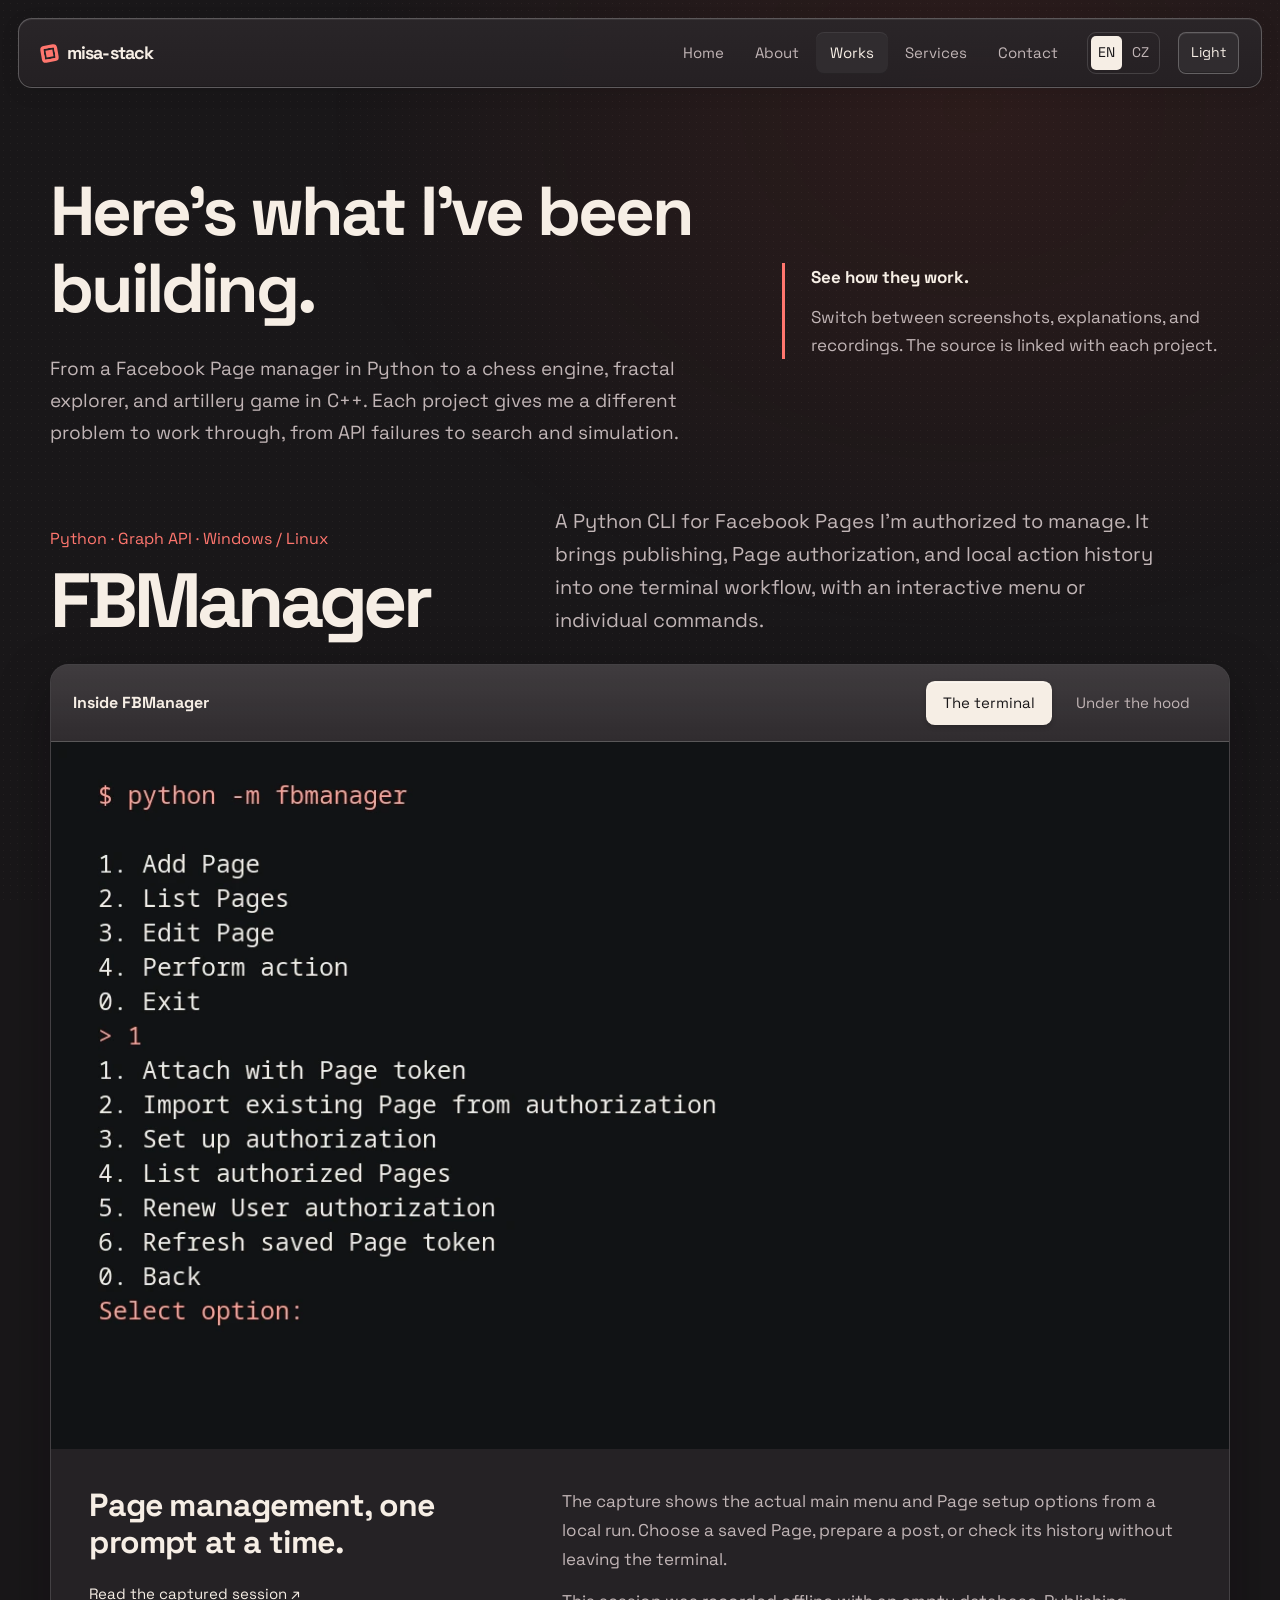
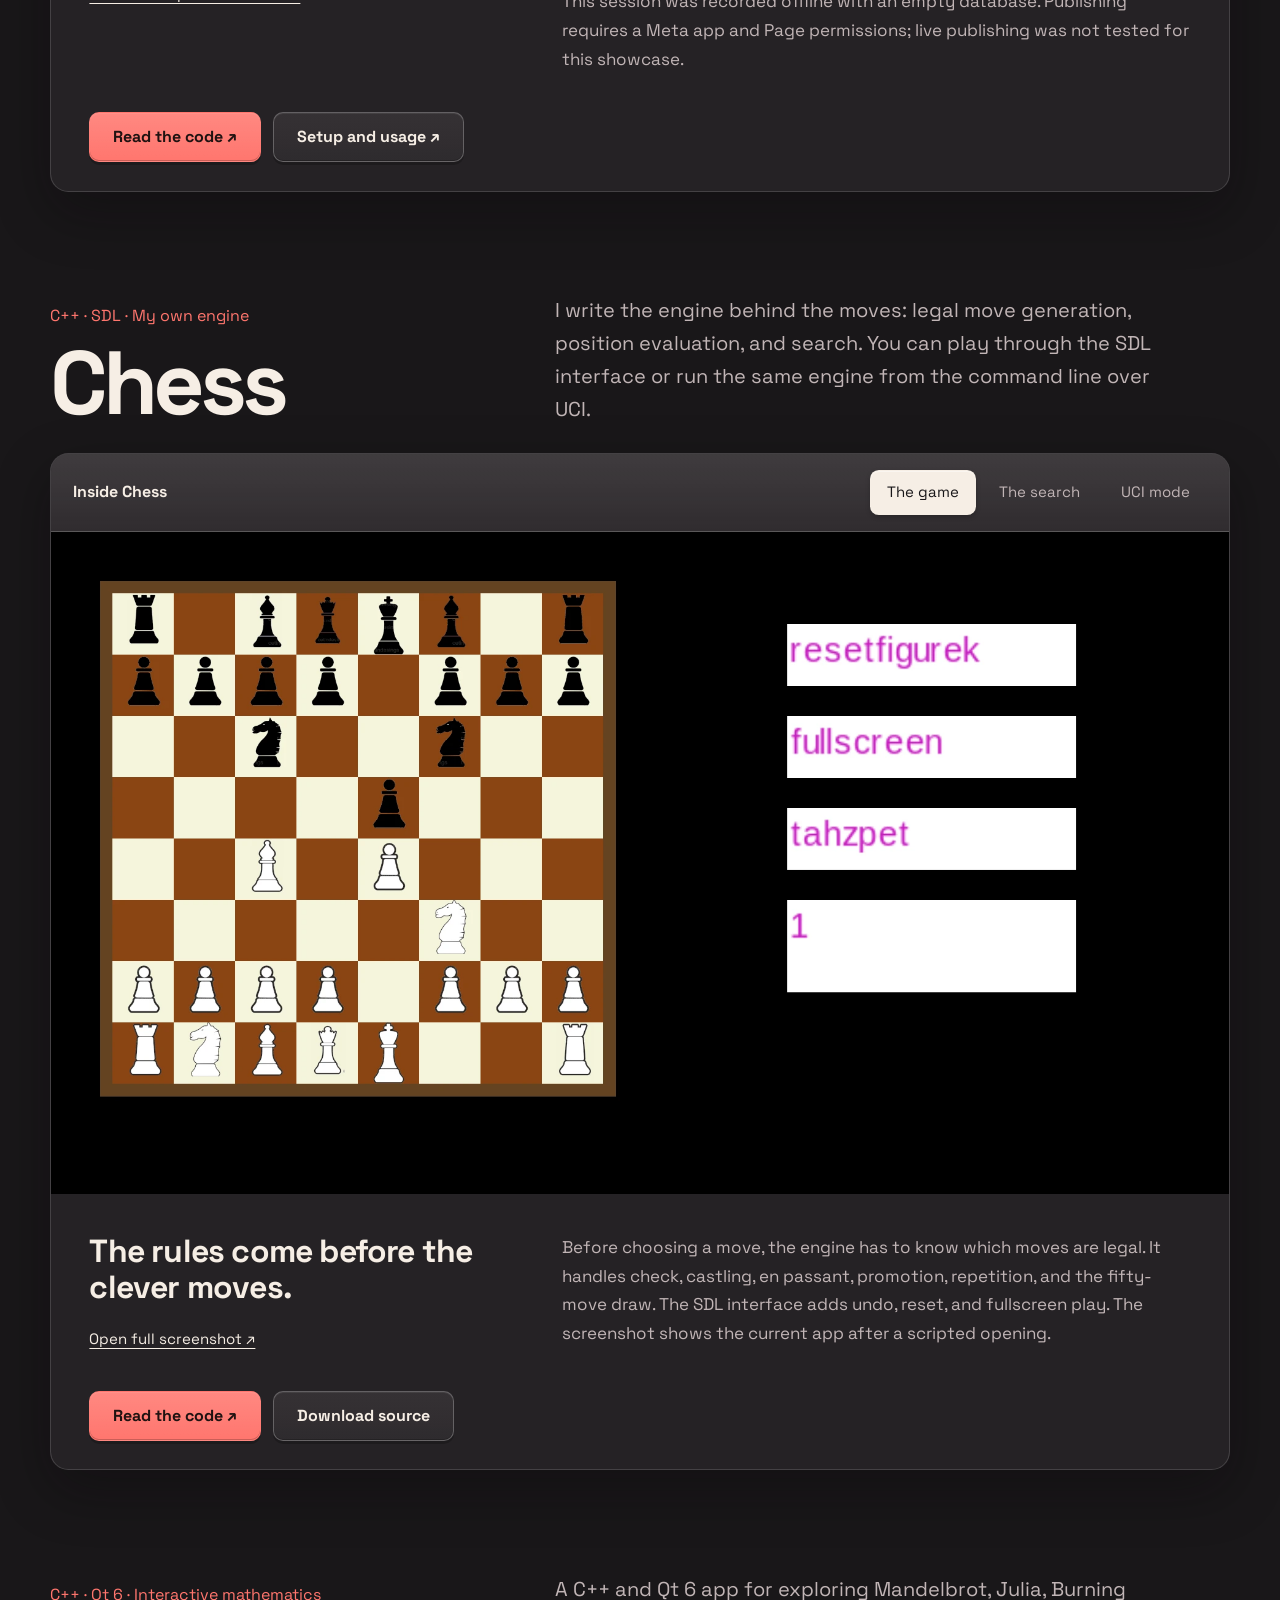
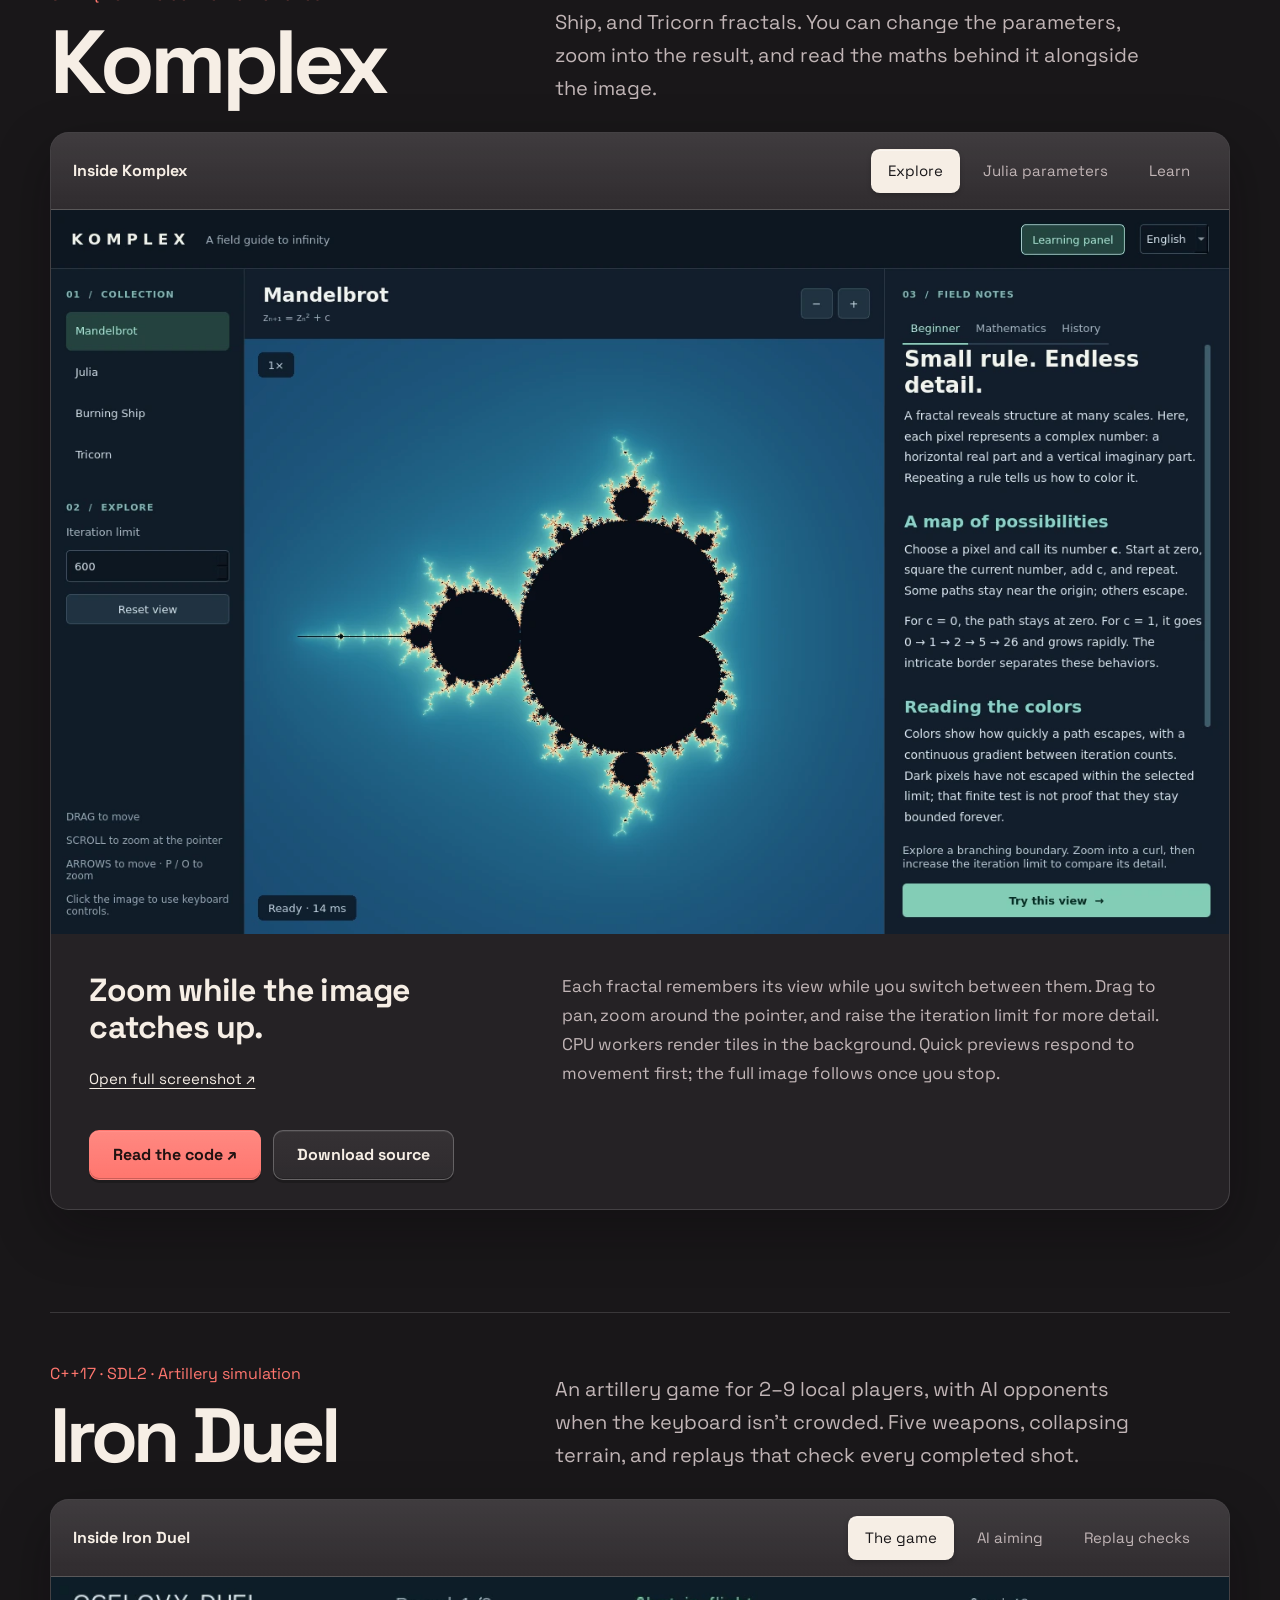
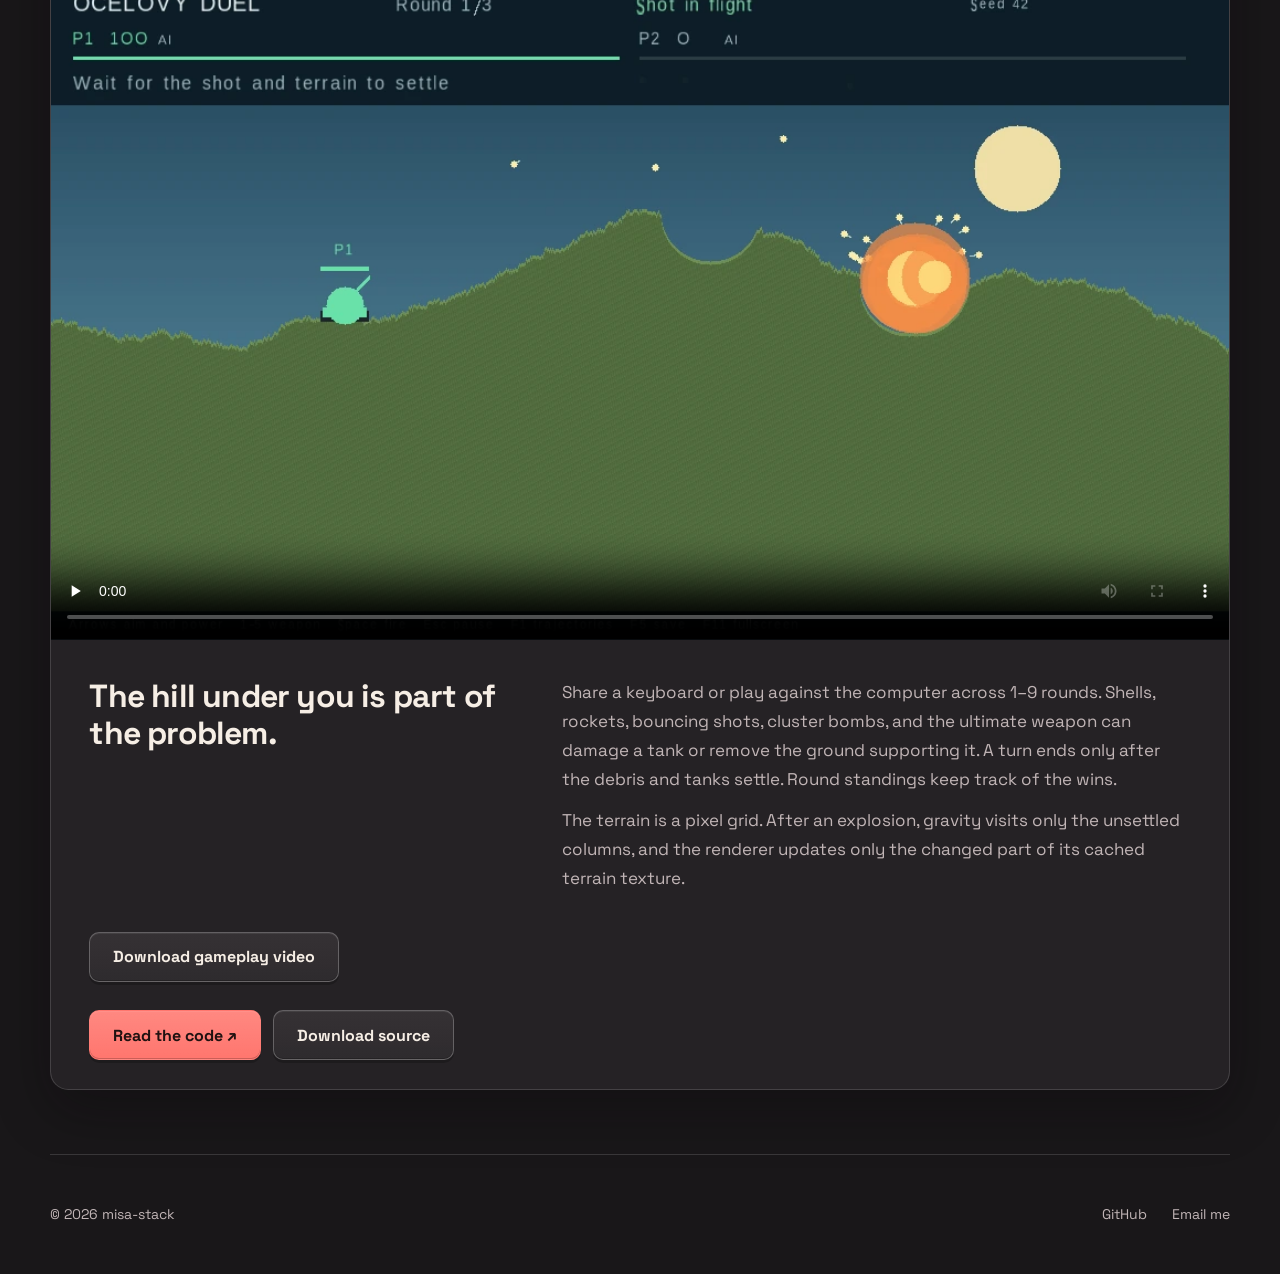
<file: works.html>
<!doctype html>
<html lang="en">
<head>
  <meta charset="utf-8">
  <meta name="viewport" content="width=device-width, initial-scale=1.0">
  <title>Projects | Michal Krbec, C++ Developer</title>
  <meta name="description" content="FBManager, a Python CLI for Facebook Pages, alongside my C++ chess engine, Komplex fractal explorer, and Iron Duel. Explore the projects and source code.">
  <meta name="theme-color" content="#191719">
  <meta property="og:type" content="website">
  <meta property="og:title" content="Projects | Michal Krbec, C++ Developer">
  <meta property="og:description" content="FBManager for Facebook Pages, a chess engine, fractal explorer, and artillery game. Explore my Python and C++ projects and read the source.">
  <meta property="og:url" content="https://misa.is-a.dev/works">
  <meta property="og:image" content="https://misa.is-a.dev/og-image.png">
  <link rel="canonical" href="https://misa.is-a.dev/works">
  <link rel="icon" href="favicon.svg" type="image/svg+xml">
  <script src="theme-init.js"></script>
  <link rel="stylesheet" href="styles.css">
  <link rel="stylesheet" href="showcase.css">
  <script src="ui-logic.js" defer></script>
  <script src="showcase.js" defer></script>
</head>
<body>
  <a class="skip-link" href="#main" data-en="Skip to content" data-cz="Přejít na obsah">Skip to content</a>
  <header class="site-header">
    <a class="brand" href="index.html" aria-label="misa-stack home"><span class="brand-mark" aria-hidden="true"></span>misa-stack</a>
    <nav class="desktop-nav" aria-label="Primary navigation">
      <a class="nav-link" href="index.html" data-en="Home" data-cz="Domů">Home</a>
      <a class="nav-link" href="about.html" data-en="About" data-cz="O mně">About</a>
      <a class="nav-link" href="works.html" aria-current="page" data-en="Works" data-cz="Projekty">Works</a>
      <a class="nav-link" href="pricing.html" data-en="Services" data-cz="Služby">Services</a>
      <a class="nav-link" href="contact.html" data-en="Contact" data-cz="Kontakt">Contact</a>
      <div class="language-switch" aria-label="Language"><button class="lang-button" type="button" data-lang="en" aria-pressed="true">EN</button><button class="lang-button" type="button" data-lang="cz" aria-pressed="false">CZ</button></div>
    </nav>
    <button class="theme-toggle" type="button" data-theme-toggle aria-label="Switch to light theme" data-en-label="Switch to light theme" data-cz-label="Přepnout na světlý motiv" hidden><span data-theme-label>Light</span></button>
    <button class="menu-button" type="button" aria-expanded="false" aria-controls="mobile-navigation" aria-label="Open navigation" data-menu-button><span class="menu-lines" aria-hidden="true"></span></button>
  </header>
  <nav class="mobile-nav" id="mobile-navigation" aria-label="Mobile navigation" data-mobile-nav>
    <a class="nav-link" href="index.html" data-en="Home" data-cz="Domů">Home</a>
    <a class="nav-link" href="about.html" data-en="About" data-cz="O mně">About</a>
    <a class="nav-link" href="works.html" aria-current="page" data-en="Works" data-cz="Projekty">Works</a>
    <a class="nav-link" href="pricing.html" data-en="Services" data-cz="Služby">Services</a>
    <a class="nav-link" href="contact.html" data-en="Contact" data-cz="Kontakt">Contact</a>
    <div class="mobile-language" aria-label="Language"><button class="lang-button" type="button" data-lang="en" aria-pressed="true">EN</button><button class="lang-button" type="button" data-lang="cz" aria-pressed="false">CZ</button></div>
  </nav>

  <main id="main" class="page-shell">
    <section class="container page-hero">
      <div class="reveal"><h1 class="page-title" data-en="Here's what I've been building." data-cz="Na čem pracuju.">Here's what I've been building.</h1><p class="lede" data-en="From a Facebook Page manager in Python to a chess engine, fractal explorer, and artillery game in C++. Each project gives me a different problem to work through, from API failures to search and simulation." data-cz="Od správce facebookových stránek v Pythonu po šachový engine, prohlížeč fraktálů a dělostřeleckou hru v C++. V každém projektu řeším jiný problém: od chyb API po prohledávání a simulaci.">From a Facebook Page manager in Python to a chess engine, fractal explorer, and artillery game in C++. Each project gives me a different problem to work through, from API failures to search and simulation.</p></div>
      <aside class="page-hero-aside reveal reveal-delay"><strong  data-en="See how they work." data-cz="Podívej se, jak fungují.">See how they work.</strong><span  data-en="Switch between screenshots, explanations, and recordings. The source is linked with each project." data-cz="Přepínej mezi snímky aplikací, vysvětlením a záznamy. U každého projektu najdeš i odkaz na kód.">Switch between screenshots, explanations, and recordings. The source is linked with each project.</span></aside>
    </section>
    <div class="container project-stack">
      <article class="project-feature" id="fbmanager">
        <div class="project-intro"><div><p class="project-kind" data-en="Python · Graph API · Windows / Linux" data-cz="Python · Graph API · Windows / Linux">Python · Graph API · Windows / Linux</p><h2>FBManager</h2></div><p data-en="A Python CLI for Facebook Pages I’m authorized to manage. It brings publishing, Page authorization, and local action history into one terminal workflow, with an interactive menu or individual commands." data-cz="Python CLI pro facebookové stránky, které mám oprávnění spravovat. Publikování, autorizaci stránek a místní historii akcí spojuje do jednoho nástroje s interaktivním menu i samostatnými příkazy.">A Python CLI for Facebook Pages I’m authorized to manage. It brings publishing, Page authorization, and local action history into one terminal workflow, with an interactive menu or individual commands.</p></div>
        <div class="showcase-frame" data-showcase>
          <div class="showcase-toolbar">
            <strong data-en="Inside FBManager" data-cz="Uvnitř FBManageru">Inside FBManager</strong>
            <div class="scene-selector" role="group" aria-label="FBManager views" data-en-label="FBManager views" data-cz-label="Pohledy na FBManager">
              <button type="button" data-scene-button="fbmanager-terminal" aria-pressed="false" data-en="The terminal" data-cz="Terminál">The terminal</button>
              <button type="button" data-scene-button="fbmanager-internals" aria-pressed="false" data-en="Under the hood" data-cz="Pod kapotou">Under the hood</button>
            </div>
          </div>
          <section class="showcase-scene" data-scene="fbmanager-terminal">
            <figure class="scene-media"><a href="assets/fbmanager-terminal.webp"><img src="assets/fbmanager-terminal.webp" alt="FBManager terminal menu with Page authorization and token renewal options" data-en-alt="FBManager terminal menu with Page authorization and token renewal options" data-cz-alt="Terminálové menu FBManageru s autorizací stránek a obnovou tokenů" width="1200" height="720" loading="lazy"></a></figure>
            <div class="scene-caption">
              <div><h3 data-en="Page management, one prompt at a time." data-cz="Správa stránek přímo z terminálu.">Page management, one prompt at a time.</h3><a class="capture-link" href="assets/fbmanager-session.txt" data-en="Read the captured session ↗" data-cz="Přečíst záznam relace ↗">Read the captured session ↗</a></div>
              <div><p data-en="The capture shows the actual main menu and Page setup options from a local run. Choose a saved Page, prepare a post, or check its history without leaving the terminal." data-cz="Ukázka zachycuje skutečné hlavní menu a možnosti připojení stránky z místního běhu. Vybereš uloženou stránku, připravíš příspěvek nebo projdeš její historii přímo v terminálu.">The capture shows the actual main menu and Page setup options from a local run. Choose a saved Page, prepare a post, or check its history without leaving the terminal.</p><p data-en="This session was recorded offline with an empty database. Publishing requires a Meta app and Page permissions; live publishing was not tested for this showcase." data-cz="Tato relace byla zaznamenána offline s prázdnou databází. Publikování vyžaduje aplikaci Meta a oprávnění ke stránce; živé publikování nebylo pro tuto ukázku testováno.">This session was recorded offline with an empty database. Publishing requires a Meta app and Page permissions; live publishing was not tested for this showcase.</p></div>
            </div>
          </section>
          <section class="showcase-scene" data-scene="fbmanager-internals">
            <div class="engine-scene">
              <ol class="engine-path"><li><strong data-en="Connect the Pages you manage." data-cz="Připoj stránky, které spravuješ.">Connect the Pages you manage.</strong><p data-en="Import authorized Pages or attach a Page token, then save each Page under a local nickname. Renew authorization and refresh tokens from the CLI." data-cz="Importuj stránky přes autorizaci nebo přidej token stránky. Každou uložíš pod vlastní přezdívkou. Autorizaci i tokeny pak obnovíš z příkazové řádky.">Import authorized Pages or attach a Page token, then save each Page under a local nickname. Renew authorization and refresh tokens from the CLI.</p></li>
<li><strong data-en="Publish text, images, or links." data-cz="Publikuj text, obrázky i odkazy.">Publish text, images, or links.</strong><p data-en="Post text, a single image, or a link preview; comment and like as a saved Page. The menu previews actions before confirmation. Direct commands submit immediately." data-cz="Publikuj text, jeden obrázek nebo náhled odkazu. Komentuj a lajkuj za uloženou stránku. Menu ukáže náhled akce před potvrzením, přímé příkazy ji provedou ihned.">Post text, a single image, or a link preview; comment and like as a saved Page. The menu previews actions before confirmation. Direct commands submit immediately.</p></li>
<li><strong data-en="Keep track of what happened." data-cz="Měj přehled o provedených akcích.">Keep track of what happened.</strong><p data-en="SQLite stores the local action history. JSON output makes Page lists and command results usable in scripts." data-cz="SQLite ukládá místní historii akcí. Výstup v JSONu umožňuje zpracovat seznam stránek i výsledky příkazů ve skriptech.">SQLite stores the local action history. JSON output makes Page lists and command results usable in scripts.</p></li></ol>
              <div class="engine-output">
                <p data-en="Read-only command examples" data-cz="Příklady příkazů pro čtení dat">Read-only command examples</p>
                <pre><code>$ python -m fbmanager --help
$ python -m fbmanager accounts list
$ python -m fbmanager --json accounts list
$ python -m fbmanager history --limit 10</code></pre>
              </div>
            </div>
            <div class="scene-caption">
              <div><h3 data-en="Credentials and uncertain requests." data-cz="Přístupové údaje a nejistý výsledek.">Credentials and uncertain requests.</h3></div>
              <div><p data-en="Credentials are encrypted with Fernet using a key derived from a vault passphrase with scrypt. Page metadata and action history remain unencrypted in the local database." data-cz="Přístupové údaje šifruje Fernet klíčem odvozeným z hesla k trezoru pomocí scrypt. Metadata stránek a historie akcí zůstávají v místní databázi nešifrované.">Credentials are encrypted with Fernet using a key derived from a vault passphrase with scrypt. Page metadata and action history remain unencrypted in the local database.</p><p data-en="If a write request loses its response, the action may already have succeeded. FBManager records an unknown status instead of automatically retrying, so I can check the result before sending it again." data-cz="Pokud se ztratí odpověď na zápisový požadavek, akce už mohla proběhnout. FBManager uloží stav unknown a požadavek automaticky neopakuje. Výsledek tak můžu ověřit, než akci odešlu znovu.">If a write request loses its response, the action may already have succeeded. FBManager records an unknown status instead of automatically retrying, so I can check the result before sending it again.</p></div>
            </div>
          </section>
          <div class="showcase-links">
            <a class="button button-primary" href="https://github.com/misa-stack/facebook-post-manager" target="_blank" rel="noreferrer" data-en="Read the code ↗" data-cz="Podívat se na kód ↗">Read the code ↗</a>
            <a class="button" href="https://github.com/misa-stack/facebook-post-manager#run-from-source" target="_blank" rel="noreferrer" data-en="Setup and usage ↗" data-cz="Instalace a použití ↗">Setup and usage ↗</a>
          </div>
        </div>
      </article>
      <article class="project-feature" id="chess">
        <div class="project-intro"><div><p class="project-kind" data-en="C++ · SDL · My own engine" data-cz="C++ · SDL · Vlastní engine">C++ · SDL · My own engine</p><h2  data-en="Chess" data-cz="Šachy">Chess</h2></div><p  data-en="I write the engine behind the moves: legal move generation, position evaluation, and search. You can play through the SDL interface or run the same engine from the command line over UCI." data-cz="Píšu vlastní engine: generování legálních tahů, hodnocení pozic i prohledávání. Hrát se dá v SDL rozhraní, stejný engine ale běží i z příkazové řádky přes UCI.">I write the engine behind the moves: legal move generation, position evaluation, and search. You can play through the SDL interface or run the same engine from the command line over UCI.</p></div>
        <div class="showcase-frame" data-showcase>
          <div class="showcase-toolbar"><strong  data-en="Inside Chess" data-cz="Uvnitř šachů">Inside Chess</strong><div class="scene-selector" role="group" aria-label="Chess views" data-en-label="Chess views" data-cz-label="Pohledy na šachy"><button type="button" data-scene-button="chess-play" aria-pressed="false" data-en="The game" data-cz="Hra">The game</button><button type="button" data-scene-button="chess-search" aria-pressed="false" data-en="The search" data-cz="Prohledávání">The search</button><button type="button" data-scene-button="chess-uci" aria-pressed="false" data-en="UCI mode" data-cz="Režim UCI">UCI mode</button></div></div>
          <section class="showcase-scene" data-scene="chess-play"><figure class="scene-media"><a href="assets/chess-current.webp" aria-label="Current SDL chess application after 1. e4 e5 2. Nf3 Nc6 3. Bc4 Nf6" data-en-label="Current SDL chess application after 1. e4 e5 2. Nf3 Nc6 3. Bc4 Nf6" data-cz-label="Současná SDL aplikace po 1. e4 e5 2. Nf3 Nc6 3. Bc4 Nf6"><img src="assets/chess-current.webp" alt="Current SDL chess application after 1. e4 e5 2. Nf3 Nc6 3. Bc4 Nf6" data-en-alt="Current SDL chess application after 1. e4 e5 2. Nf3 Nc6 3. Bc4 Nf6" data-cz-alt="Současná SDL aplikace po 1. e4 e5 2. Nf3 Nc6 3. Bc4 Nf6" width="1920" height="1080" loading="lazy"></a></figure><div class="scene-caption"><div><h3  data-en="The rules come before the clever moves." data-cz="Nejdřív pravidla, potom chytré tahy.">The rules come before the clever moves.</h3><a class="capture-link" href="assets/chess-current.webp" data-en="Open full screenshot ↗" data-cz="Otevřít celý snímek ↗">Open full screenshot ↗</a></div><div><p  data-en="Before choosing a move, the engine has to know which moves are legal. It handles check, castling, en passant, promotion, repetition, and the fifty-move draw. The SDL interface adds undo, reset, and fullscreen play. The screenshot shows the current app after a scripted opening." data-cz="Než engine vybere tah, musí vědět, které tahy jsou legální. Řeší šach, rošádu, en passant, proměnu, opakování pozice i remízu podle pravidla padesáti tahů. V SDL rozhraní se dá vrátit tah, začít znovu a hrát na celou obrazovku. Na snímku je současná aplikace po předem zadaném zahájení.">Before choosing a move, the engine has to know which moves are legal. It handles check, castling, en passant, promotion, repetition, and the fifty-move draw. The SDL interface adds undo, reset, and fullscreen play. The screenshot shows the current app after a scripted opening.</p></div></div></section>
          <section class="showcase-scene" data-scene="chess-search">
            <div class="engine-scene"><ol class="engine-path"><li><strong  data-en="Keep a move ready as the search goes deeper." data-cz="Mít tah připravený i během hledání.">Keep a move ready as the search goes deeper.</strong><p  data-en="Iterative deepening finishes one depth before starting the next. That leaves a completed result available if the search has to stop." data-cz="Iterativní prohlubování dokončí jednu hloubku, než začne další. Když se hledání musí zastavit, zůstává k dispozici výsledek posledního dokončeného průchodu.">Iterative deepening finishes one depth before starting the next. That leaves a completed result available if the search has to stop.</p></li><li><strong  data-en="Try promising moves first." data-cz="Nadějné tahy procházet jako první.">Try promising moves first.</strong><p  data-en="Move ordering helps alpha-beta pruning skip branches of the search. A transposition table reuses results when different move sequences reach the same position." data-cz="Řazení tahů pomáhá alpha-beta prořezávání vynechávat větve hledání. Transpoziční tabulka využívá dřívější výsledky, když různé posloupnosti tahů vedou do stejné pozice.">Move ordering helps alpha-beta pruning skip branches of the search. A transposition table reuses results when different move sequences reach the same position.</p></li><li><strong  data-en="Follow the exchanges before judging the position." data-cz="Před hodnocením dopočítat výměny.">Follow the exchanges before judging the position.</strong><p  data-en="Quiescence search follows tactical exchanges beyond the main search depth. The evaluation weighs material, piece placement, pawn structure, and king safety." data-cz="Quiescence search pokračuje v taktických výměnách i za hlavní hloubkou hledání. Hodnocení pak zohledňuje materiál, postavení figur, pěšcovou strukturu a bezpečnost krále.">Quiescence search follows tactical exchanges beyond the main search depth. The evaluation weighs material, piece placement, pawn structure, and king safety.</p></li></ol><div class="engine-output"><p  data-en="Recorded search · depth 5 · one worker" data-cz="Záznam hledání · hloubka 5 · jedno vlákno">Recorded search · depth 5 · one worker</p><pre><code>&gt; go depth 5
info depth 5
  nodes 134582
  time 2874
  score cp 18
  pv b1c3
info string workers 1
bestmove b1c3</code></pre></div></div><div class="scene-caption"><div><h3  data-en="Set the search limits." data-cz="Nastav si hledání.">Set the search limits.</h3></div><div><p  data-en="Root moves can be split between a configurable number of workers. The desktop app accepts --threads; UCI exposes Threads, Hash, OwnBook, and time controls. Above is one recorded run at depth 5 with one worker." data-cz="Prohledávání kořenových tahů lze rozdělit mezi nastavitelný počet pracovních vláken. Desktopová aplikace přijímá --threads; UCI nabízí Threads, Hash, OwnBook a řízení času. Výše je záznam jednoho běhu v hloubce 5 s jedním vláknem.">Root moves can be split between a configurable number of workers. The desktop app accepts --threads; UCI exposes Threads, Hash, OwnBook, and time controls. Above is one recorded run at depth 5 with one worker.</p></div></div></section>
          <section class="showcase-scene" data-scene="chess-uci"><div class="uci-scene"><div class="engine-output"><p  data-en="Recorded UCI session · selected lines" data-cz="Záznam relace UCI · vybrané řádky">Recorded UCI session · selected lines</p><pre><code>&gt; uci
id name Michal Chess
id author Michal
option name Threads type spin default 7 min 1 max 256
option name Hash type spin default 16 min 1 max 1024
option name OwnBook type check default true
uciok
&gt; setoption name Threads value 1
&gt; setoption name OwnBook value false
&gt; isready
readyok
&gt; position startpos moves e2e4 e7e5 g1f3 b8c6 f1c4 g8f6
&gt; go depth 5
info depth 5 nodes 134582 time 2874 nps 46815 score cp 18 pv b1c3
info string workers 1 book candidates 0
bestmove b1c3</code></pre></div></div><div class="scene-caption"><div><h3  data-en="Run it from the command line." data-cz="Spusť engine z příkazové řádky.">Run it from the command line.</h3></div><div><p  data-en="UCI gives the engine a text interface: send a position and search limits, then read the result. It also responds to stop while searching. The same engine runs without an SDL window. The transcript above shows a recorded command-line session." data-cz="UCI dává enginu textové rozhraní: pošleš pozici a limity hledání a dostaneš výsledek. Během hledání reaguje i na stop. Stejný engine tak běží bez SDL okna. Přepis výše pochází ze zaznamenané relace v příkazové řádce.">UCI gives the engine a text interface: send a position and search limits, then read the result. It also responds to stop while searching. The same engine runs without an SDL window. The transcript above shows a recorded command-line session.</p></div></div><div class="showcase-links"><a class="button" href="assets/chess-uci-session.txt" data-en="Read the complete transcript ↗" data-cz="Přečíst úplný přepis ↗">Read the complete transcript ↗</a></div></section><div class="showcase-links"><a class="button button-primary" href="https://github.com/misa-stack/chess" target="_blank" rel="noreferrer" data-en="Read the code ↗" data-cz="Podívat se na kód ↗">Read the code ↗</a><a class="button" href="https://github.com/misa-stack/chess/archive/refs/heads/main.zip" data-en="Download source" data-cz="Stáhnout zdrojový kód">Download source</a></div></div>
      </article>
      <article class="project-feature" id="komplex"><div class="project-intro"><div><p class="project-kind" data-en="C++ · Qt 6 · Interactive mathematics" data-cz="C++ · Qt 6 · Interaktivní matematika">C++ · Qt 6 · Interactive mathematics</p><h2>Komplex</h2></div><p  data-en="A C++ and Qt 6 app for exploring Mandelbrot, Julia, Burning Ship, and Tricorn fractals. You can change the parameters, zoom into the result, and read the maths behind it alongside the image." data-cz="Aplikace v C++ a Qt 6 pro Mandelbrotovu a Juliovu množinu, Hořící loď a Trojrožec. Můžeš měnit parametry, přibližovat výsledek a vedle obrazu si přečíst matematiku, která za ním stojí.">A C++ and Qt 6 app for exploring Mandelbrot, Julia, Burning Ship, and Tricorn fractals. You can change the parameters, zoom into the result, and read the maths behind it alongside the image.</p></div>
        <div class="showcase-frame" data-showcase><div class="showcase-toolbar"><strong  data-en="Inside Komplex" data-cz="Uvnitř Komplexu">Inside Komplex</strong><div class="scene-selector" role="group" aria-label="Komplex views" data-en-label="Komplex views" data-cz-label="Pohledy na Komplex"><button type="button" data-scene-button="komplex-fractals" aria-pressed="false" data-en="Explore" data-cz="Prozkoumat">Explore</button><button type="button" data-scene-button="komplex-julia" aria-pressed="false" data-en="Julia parameters" data-cz="Parametry Julie">Julia parameters</button><button type="button" data-scene-button="komplex-lessons" aria-pressed="false" data-en="Learn" data-cz="Pochopit">Learn</button></div></div>
          <section class="showcase-scene" data-scene="komplex-fractals"><figure class="scene-media"><a href="assets/komplex-mandelbrot.webp" aria-label="Current Komplex Qt 6 app showing the Mandelbrot set and English learning panel" data-en-label="Current Komplex Qt 6 app showing the Mandelbrot set and English learning panel" data-cz-label="Současný Komplex v Qt 6 s Mandelbrotovou množinou a anglickým výukovým panelem"><img src="assets/komplex-mandelbrot.webp" alt="Current Komplex Qt 6 app showing the Mandelbrot set and English learning panel" data-en-alt="Current Komplex Qt 6 app showing the Mandelbrot set and English learning panel" data-cz-alt="Současný Komplex v Qt 6 s Mandelbrotovou množinou a anglickým výukovým panelem" width="1400" height="860" loading="lazy"></a></figure><div class="scene-caption"><div><h3  data-en="Zoom while the image catches up." data-cz="Přibližuj, obraz se dopočítá.">Zoom while the image catches up.</h3><a class="capture-link" href="assets/komplex-mandelbrot.webp" data-en="Open full screenshot ↗" data-cz="Otevřít celý snímek ↗">Open full screenshot ↗</a></div><div><p  data-en="Each fractal remembers its view while you switch between them. Drag to pan, zoom around the pointer, and raise the iteration limit for more detail. CPU workers render tiles in the background. Quick previews respond to movement first; the full image follows once you stop." data-cz="Při přepínání si každý fraktál pamatuje svůj pohled. Tažením posouváš obraz, přibližuješ kolem kurzoru a limitem iterací řídíš míru detailu. Pracovní vlákna CPU počítají dlaždice na pozadí. Na pohyb nejdřív reaguje rychlý náhled; podrobný obraz se dopočítá, jakmile se zastavíš.">Each fractal remembers its view while you switch between them. Drag to pan, zoom around the pointer, and raise the iteration limit for more detail. CPU workers render tiles in the background. Quick previews respond to movement first; the full image follows once you stop.</p></div></div></section>
          <section class="showcase-scene" data-scene="komplex-julia"><figure class="scene-media"><a href="assets/komplex-julia.webp" aria-label="Julia set in Komplex with real and imaginary parameter controls" data-en-label="Julia set in Komplex with real and imaginary parameter controls" data-cz-label="Juliova množina v Komplexu s ovládáním reálné a imaginární části parametru"><img src="assets/komplex-julia.webp" alt="Julia set in Komplex with real and imaginary parameter controls" data-en-alt="Julia set in Komplex with real and imaginary parameter controls" data-cz-alt="Juliova množina v Komplexu s ovládáním reálné a imaginární části parametru" width="1400" height="860" loading="lazy"></a></figure><div class="scene-caption"><div><h3  data-en="See what happens when you change c." data-cz="Co se stane, když změníš c.">See what happens when you change c.</h3><a class="capture-link" href="assets/komplex-julia.webp" data-en="Open full screenshot ↗" data-cz="Otevřít celý snímek ↗">Open full screenshot ↗</a></div><div><p  data-en="In the Julia view, each pixel starts at a different complex number and repeats z² + c. You can adjust the real and imaginary parts of c, or start with one of three presets. The image makes the effect visible; the lesson explains the calculation." data-cz="U Juliovy množiny začíná každý pixel jiným komplexním číslem a opakuje výpočet z² + c. Reálnou i imaginární část c můžeš měnit zvlášť nebo začít jednou ze tří předvoleb. Na obrazu vidíš, co se změnilo, a vedle si přečteš, jak výpočet funguje.">In the Julia view, each pixel starts at a different complex number and repeats z² + c. You can adjust the real and imaginary parts of c, or start with one of three presets. The image makes the effect visible; the lesson explains the calculation.</p></div></div></section>
          <section class="showcase-scene" data-scene="komplex-lessons"><figure class="scene-media"><a href="assets/komplex-lessons.webp" aria-label="Burning Ship fractal and Czech Mathematics lesson in the current Komplex app" data-en-label="Burning Ship fractal and Czech Mathematics lesson in the current Komplex app" data-cz-label="Fraktál Hořící loď a česká lekce Matematiky v současném Komplexu"><img src="assets/komplex-lessons.webp" alt="Burning Ship fractal and Czech Mathematics lesson in the current Komplex app" data-en-alt="Burning Ship fractal and Czech Mathematics lesson in the current Komplex app" data-cz-alt="Fraktál Hořící loď a česká lekce Matematiky v současném Komplexu" width="1400" height="860" loading="lazy"></a></figure><div class="scene-caption"><div><h3  data-en="Read the maths, then try the view." data-cz="Přečti si vysvětlení a zkus ho v obraze.">Read the maths, then try the view.</h3><a class="capture-link" href="assets/komplex-lessons.webp" data-en="Open full screenshot ↗" data-cz="Otevřít celý snímek ↗">Open full screenshot ↗</a></div><div><p  data-en="The learning panel covers the basics, mathematics, and history of each fractal in Czech and English. A lesson can load a view for you to explore, so the explanation stays next to its example. All lessons work offline." data-cz="Výukový panel vysvětluje základy, matematiku i historii každého fraktálu v češtině a angličtině. Přímo z lekce si načteš pohled k prozkoumání, takže máš vysvětlení hned vedle příkladu. Všechny lekce fungují offline.">The learning panel covers the basics, mathematics, and history of each fractal in Czech and English. A lesson can load a view for you to explore, so the explanation stays next to its example. All lessons work offline.</p></div></div></section><div class="showcase-links"><a class="button button-primary" href="https://github.com/misa-stack/Komplex" target="_blank" rel="noreferrer" data-en="Read the code ↗" data-cz="Podívat se na kód ↗">Read the code ↗</a><a class="button" href="https://github.com/misa-stack/Komplex/archive/refs/heads/main.zip" data-en="Download source" data-cz="Stáhnout zdrojový kód">Download source</a></div></div>
      </article>
      <article class="project-secondary project-feature" id="iron-duel">
        <div class="project-intro"><div><p class="project-kind" data-en="C++17 · SDL2 · Artillery simulation" data-cz="C++17 · SDL2 · Dělostřelecká simulace">C++17 · SDL2 · Artillery simulation</p><h2 data-en="Iron Duel" data-cz="Ocelový duel">Iron Duel</h2></div><p data-en="An artillery game for 2–9 local players, with AI opponents when the keyboard isn’t crowded. Five weapons, collapsing terrain, and replays that check every completed shot." data-cz="Dělostřelecká hra pro 2–9 místních hráčů. Když u klávesnice není dost lidí, doplní je AI. Pět zbraní, hroutící se terén a záznamy, které kontrolují každý dokončený výstřel.">An artillery game for 2–9 local players, with AI opponents when the keyboard isn’t crowded. Five weapons, collapsing terrain, and replays that check every completed shot.</p></div>
        <div class="showcase-frame" data-showcase>
          <div class="showcase-toolbar"><strong data-en="Inside Iron Duel" data-cz="Uvnitř Ocelového duelu">Inside Iron Duel</strong><div class="scene-selector" role="group" aria-label="Iron Duel views" data-en-label="Iron Duel views" data-cz-label="Pohledy na Ocelový duel"><button type="button" data-scene-button="duel-play" aria-pressed="false" data-en="The game" data-cz="Hra">The game</button><button type="button" data-scene-button="duel-ai" aria-pressed="false" data-en="AI aiming" data-cz="Jak míří AI">AI aiming</button><button type="button" data-scene-button="duel-replays" aria-pressed="false" data-en="Replay checks" data-cz="Kontrola záznamů">Replay checks</button></div></div>
          <section class="showcase-scene" data-scene="duel-play">
            <div class="scene-media">
              <video data-manual-video src="assets/iron-duel-demo.mp4" poster="assets/iron-duel.webp" width="1068" height="600" controls playsinline preload="none" aria-label="Recorded gameplay of the updated SDL2 Iron Duel" data-en-label="Recorded gameplay of the updated SDL2 Iron Duel" data-cz-label="Záznam hraní aktualizovaného Ocelového duelu v SDL2">
                <a href="assets/iron-duel-demo.mp4" data-en="Download the gameplay video" data-cz="Stáhnout herní video">Download the gameplay video</a>
              </video>
              <p class="media-error" hidden data-en="The video could not load. You can download it using the link below." data-cz="Video se nepodařilo načíst. Můžeš ho stáhnout odkazem níže.">The video could not load. You can download it using the link below.</p>
            </div>
            <div class="scene-caption"><div><h3 data-en="The hill under you is part of the problem." data-cz="Problém může být i kopec pod tebou.">The hill under you is part of the problem.</h3></div><div><p data-en="Share a keyboard or play against the computer across 1–9 rounds. Shells, rockets, bouncing shots, cluster bombs, and the ultimate weapon can damage a tank or remove the ground supporting it. A turn ends only after the debris and tanks settle. Round standings keep track of the wins." data-cz="Sdílej klávesnici s ostatními nebo hraj proti počítači v 1–9 kolech. Granáty, rakety, odrážející se střely, tříštivé bomby a ultimátní zbraň můžou poškodit tank i odstranit zem pod ním. Tah končí, až se terén a tanky usadí. Vítězství se zapisují do pořadí mezi koly.">Share a keyboard or play against the computer across 1–9 rounds. Shells, rockets, bouncing shots, cluster bombs, and the ultimate weapon can damage a tank or remove the ground supporting it. A turn ends only after the debris and tanks settle. Round standings keep track of the wins.</p><p data-en="The terrain is a pixel grid. After an explosion, gravity visits only the unsettled columns, and the renderer updates only the changed part of its cached terrain texture." data-cz="Terén tvoří pixelová mřížka. Po výbuchu gravitace prochází jen sloupce, ve kterých se zem ještě pohybuje, a renderer aktualizuje pouze změněnou část uložené textury terénu.">The terrain is a pixel grid. After an explosion, gravity visits only the unsettled columns, and the renderer updates only the changed part of its cached terrain texture.</p></div></div>
            <div class="showcase-links"><a class="button" href="assets/iron-duel-demo.mp4"  data-en="Download gameplay video" data-cz="Stáhnout herní video">Download gameplay video</a></div>
          </section>
          <section class="showcase-scene" data-scene="duel-ai">
            <figure class="scene-media"><a href="assets/iron-duel-ai.webp"><img src="assets/iron-duel-ai.webp" alt="Ocelovy Duel showing AI candidate trajectories with the F1 debug view" data-en-alt="Ocelovy Duel showing AI candidate trajectories with the F1 debug view" data-cz-alt="Ocelový duel s kandidátními trajektoriemi AI zobrazenými klávesou F1" width="1067" height="600" loading="lazy"></a></figure>
            <div class="scene-caption"><div><h3 data-en="The computer tries the shot before taking it." data-cz="Počítač si výstřel nejdřív vyzkouší.">The computer tries the shot before taking it.</h3><a class="capture-link" href="assets/iron-duel-ai.webp" data-en="Open full screenshot ↗" data-cz="Otevřít celý snímek ↗">Open full screenshot ↗</a></div><div><p data-en="The AI searches combinations of angle, power, and available weapons. It refines promising shots, then runs the finalists through a copy of the full simulation, including craters, fragments, and falling damage. The same physics decides both the preview and the real shot." data-cz="AI prohledává kombinace úhlu, síly a dostupných zbraní. Nadějné střely zpřesní a nejlepší kandidáty provede kopií celé simulace včetně kráterů, střepin a poškození pádem. O zkušebním i skutečném výstřelu tak rozhoduje stejná fyzika.">The AI searches combinations of angle, power, and available weapons. It refines promising shots, then runs the finalists through a copy of the full simulation, including craters, fragments, and falling damage. The same physics decides both the preview and the real shot.</p><p data-en="Three difficulty levels change the search effort and aiming error. F1 reveals candidate trajectories, so you can see some of the shots it considers." data-cz="Tři obtížnosti mění rozsah hledání a chybu při míření. Klávesa F1 zobrazí kandidátní trajektorie, takže uvidíš část střel, které AI zvažuje.">Three difficulty levels change the search effort and aiming error. F1 reveals candidate trajectories, so you can see some of the shots it considers.</p></div></div>
          </section>
          <section class="showcase-scene" data-scene="duel-replays">
            <div class="uci-scene"><div class="engine-output"><p data-en="Recorded verification of the downloadable replay" data-cz="Zaznamenané ověření záznamu ke stažení">Recorded verification of the downloadable replay</p><pre><code>./program --verify iron-duel-sample.odr
Verified 1 replay checkpoints
seed=42 rounds=1 shots=1 hash=1296834004986104171
player=1 wins=1 damage=100
player=2 wins=0 damage=0</code></pre></div></div>
            <div class="scene-caption"><div><h3 data-en="Play it back. Check the result." data-cz="Přehrát znovu. Zkontrolovat výsledek.">Play it back. Check the result.</h3></div><div><p data-en="The C++ simulation runs at a fixed 60 Hz and has no SDL dependency. A replay stores the setup, accepted shot commands, and a state checksum after each resolved shot. Playback runs the simulation again and stops at the first mismatch." data-cz="Simulace v C++ běží v pevných krocích 60 Hz a nezávisí na SDL. Záznam ukládá nastavení, přijaté příkazy výstřelů a kontrolní součet stavu po každém dokončeném tahu. Při přehrávání proběhne simulace znovu a při první neshodě se zastaví.">The C++ simulation runs at a fixed 60 Hz and has no SDL dependency. A replay stores the setup, accepted shot commands, and a state checksum after each resolved shot. Playback runs the simulation again and stops at the first mismatch.</p><p data-en="The sample below is a completed one-round AI match, verified with the same build that recorded it. Replay repeatability is supported within the same build." data-cz="Ukázka níže je dokončený jednokolový zápas AI, ověřený stejným sestavením, které ho zaznamenalo. Opakovatelnost záznamů je podporovaná v rámci stejného sestavení.">The sample below is a completed one-round AI match, verified with the same build that recorded it. Replay repeatability is supported within the same build.</p></div></div>
            <div class="showcase-links"><a class="button" href="assets/iron-duel-sample.odr" download data-en="Download sample replay" data-cz="Stáhnout ukázkový záznam">Download sample replay</a><a class="button" href="https://github.com/misa-stack/iron-duel/blob/main/docs/architecture.md" target="_blank" rel="noreferrer" data-en="Read the architecture ↗" data-cz="Jak je hra postavená ↗">Read the architecture ↗</a></div>
          </section>
          <div class="showcase-links"><a class="button button-primary" href="https://github.com/misa-stack/iron-duel" target="_blank" rel="noreferrer" data-en="Read the code ↗" data-cz="Podívat se na kód ↗">Read the code ↗</a><a class="button" href="https://github.com/misa-stack/iron-duel/archive/refs/heads/main.zip"  data-en="Download source" data-cz="Stáhnout zdrojový kód">Download source</a></div>
        </div>
      </article>
    </div>
  </main>

  <footer class="container site-footer">
    <span>© 2026 misa-stack</span>
    <div class="footer-links"><a href="https://github.com/misa-stack" target="_blank" rel="noreferrer">GitHub</a><a href="mailto:misamichal.k@gmail.com" data-en="Email me" data-cz="Napiš mi">Email me</a></div>
  </footer>
</body>
</html>
</file>
<file: styles.css>
@font-face {
  font-family:Space Grotesk;
  src:url('assets/fonts/space-grotesk-regular.ttf') format('truetype');
  font-weight:400 500;
  font-display:swap;
}

@font-face {
  font-family:Space Grotesk;
  src:url('assets/fonts/space-grotesk-bold.ttf') format('truetype');
  font-weight:600 800;
  font-display:swap;
}

@font-face {
  font-family:Silkscreen;
  src:url('assets/fonts/silkscreen.ttf') format('truetype');
  font-weight:400;
  font-display:swap;
}

:root {
  color-scheme:dark;
  --bg:#191719;
  --surface:#252225;
  --surface-2:#302c2f;
  --surface-3:#3b3437;
  --text:#f6eee5;
  --muted:#c1b5b6;
  --quiet:#b1a5a7;
  --line:#ffffff24;
  --line-strong:#ffffff40;
  --accent:#ff766e;
  --accent-strong:#ff9b90;
  --accent-ink:#201211;
  --accent-soft:#f66c6014;
  --max:1180px;
  --radius:18px;
  --shadow:0 20px 55px #08050955;
  --sans:'Space Grotesk',Arial,sans-serif;
  --mono:ui-monospace,'Cascadia Code','DejaVu Sans Mono',monospace;
  --bevel:inset 0 1px 0 #ffffff12,inset 0 -1px 0 #00000035;
  --header-bg:#272326e8;
}

:root[data-theme=light] {
  color-scheme:light;
  --bg:#eee8e1;
  --surface:#fbf6ef;
  --surface-2:#e6ddd6;
  --surface-3:#d9ccc5;
  --text:#302528;
  --muted:#67555b;
  --quiet:#715e62;
  --line:#4e283b24;
  --line-strong:#4e283b40;
  --accent:#aa332f;
  --accent-strong:#942922;
  --accent-ink:#fff9f2;
  --accent-soft:#b6342810;
  --shadow:0 20px 55px #4e283b14;
  --bevel:inset 0 1px 0 #fff9,inset 0 -1px 0 #402a2810;
  --header-bg:#f8f1eae8;
}

* {
  box-sizing:border-box;
}

html {
  scroll-behavior:smooth;
  scroll-padding-top:110px;
}

body {
  margin:0;
  min-width:320px;
  background:var(--bg);
  color:var(--text);
  font-family:var(--sans);
  font-size:17px;
  line-height:1.65;
  -webkit-font-smoothing:antialiased;
}

body::before {
  content:'';
  position:fixed;
  inset:0;
  pointer-events:none;
  z-index:-1;
  background:radial-gradient(ellipse at 76% 12%,#b9403020,transparent 47%),radial-gradient(#9c868315 .8px,transparent .8px);
  background-size:auto,7px 7px;
}

a {
  color:inherit;
  text-underline-offset:.25em;
}

button,input,summary {
  font:inherit;
}

button,a,summary {
  -webkit-tap-highlight-color:transparent;
}

button {
  cursor:pointer;
}

button:disabled {
  cursor:default;
  opacity:.6;
}

button:focus-visible,a:focus-visible,summary:focus-visible,input:focus-visible,canvas:focus-visible {
  outline:3px solid var(--accent);
  outline-offset:5px;
}

::selection {
  background:var(--accent);
  color:var(--accent-ink);
}

img,video {
  display:block;
  max-width:100%;
  height:auto;
}

h1,h2,h3,p {
  margin-top:0;
}

h1,h2,h3 {
  line-height:1.12;
  letter-spacing:-.045em;
}

h2 {
  font-size:2rem;
}

h3 {
  font-size:1.5rem;
}

p {
  margin-bottom:1.3em;
}

button[hidden],[hidden] {
  display:none!important;
}

.container {
  width:min(var(--max),calc(100% - 72px));
  margin-inline:auto;
}

.section {
  padding-block:90px;
}

.section-tight {
  padding-block:48px;
}

.skip-link {
  position:fixed;
  left:20px;
  top:14px;
  z-index:1000;
  padding:10px 20px;
  background:var(--text);
  color:var(--bg);
  transform:translateY(-200%);
}

.skip-link:focus {
  transform:none;
}

.site-header {
  position:relative;
  z-index:50;
  display:flex;
  align-items:center;
  gap:18px;
  width:min(1320px,calc(100% - 36px));
  min-height:70px;
  margin:18px auto 0;
  padding:8px 22px;
  border:1px solid var(--line-strong);
  border-radius:14px;
  background:linear-gradient(#ffffff05,#00000005),var(--header-bg);
  box-shadow:var(--bevel),0 5px 20px #00000015;
  backdrop-filter:blur(18px);
}

.brand {
  display:flex;
  align-items:center;
  gap:9px;
  text-decoration:none;
  font-size:18px;
  font-weight:700;
  letter-spacing:-.05em;
  white-space:nowrap;
}

.brand-mark {
  width:17px;
  height:17px;
  border:3px solid var(--accent);
  border-radius:4px;
  box-shadow:inset 0 0 0 2px var(--surface);
  background:var(--accent);
  transform:rotate(-10deg);
}

.desktop-nav {
  display:flex;
  align-items:center;
  gap:3px;
  margin-left:auto;
}

.nav-link {
  padding:9px 14px;
  text-decoration:none;
  color:var(--muted);
  font-size:15px;
  border-radius:8px;
  transition:background .2s,color .2s,transform .2s;
}

.nav-link:hover,.nav-link[aria-current=page] {
  background:var(--surface-2);
  color:var(--text);
  box-shadow:var(--bevel);
}

.nav-link:active {
  transform:translateY(1px);
}

.language-switch,.mobile-language {
  display:flex;
  gap:3px;
  margin-left:12px;
  padding:3px;
  border:1px solid var(--line);
  border-radius:9px;
}

.lang-button {
  border:0;
  padding:5px 7px;
  font-size:14px;
  background:transparent;
  color:var(--muted);
  border-radius:5px;
  min-height:34px;
}

.lang-button[aria-pressed=true] {
  background:var(--text);
  color:var(--bg);
}

.theme-toggle {
  flex-shrink:0;
  border:1px solid var(--line-strong);
  background:var(--surface-2);
  border-radius:8px;
  color:var(--text);
  font-size:14px;
  padding:8px 12px;
  min-height:42px;
  box-shadow:var(--bevel);
}

.theme-toggle:hover {
  border-color:var(--accent);
}

.menu-button {
  display:none;
}

.mobile-nav {
  display:none;
}

.menu-lines {
  display:block;
  width:20px;
  height:12px;
  border-block:2px solid currentColor;
  position:relative;
}

.menu-lines:after {
  content:'';
  position:absolute;
  left:0;
  right:0;
  top:4px;
  height:2px;
  background:currentColor;
}

.button-row {
  display:flex;
  align-items:center;
  gap:14px;
  flex-wrap:wrap;
}

.button {
  display:inline-flex;
  align-items:center;
  justify-content:center;
  min-height:50px;
  padding:11px 23px;
  border:1px solid var(--line-strong);
  border-radius:10px;
  text-decoration:none;
  font-size:16px;
  font-weight:700;
  line-height:1.35;
  background:linear-gradient(#ffffff06,#00000008),var(--surface-2);
  color:var(--text);
  box-shadow:var(--bevel),0 3px 0 #00000035;
  transition:transform .2s,box-shadow .2s,border-color .2s;
}

.button:hover {
  transform:translateY(-3px);
  border-color:var(--accent);
  box-shadow:var(--bevel),0 6px 0 #00000025;
}

.button:active {
  transform:translateY(1px);
  box-shadow:var(--bevel);
}

.button-primary {
  background:linear-gradient(#fff2,transparent),var(--accent);
  color:var(--accent-ink);
  border-color:transparent;
}

.text-link {
  font-size:16px;
  font-weight:700;
  text-decoration-color:var(--accent);
  transition:color .2s;
}

.text-link:hover {
  color:var(--accent);
}

.lede {
  font-size:19px;
  color:var(--muted);
  max-width:62ch;
  line-height:1.7;
  margin-bottom:0;
}

.section-title {
  font-size:clamp(2.3rem,4vw,3.5rem);
  margin-bottom:20px;
}

.section-heading {
  max-width:750px;
  margin-bottom:40px;
}

.page-shell {
  padding-top:35px;
}

.page-hero {
  display:grid;
  grid-template-columns:1.5fr 1fr;
  gap:60px;
  align-items:center;
  padding-block:50px 55px;
}

.page-title {
  font-size:clamp(2.7rem,5.4vw,5.4rem);
  max-width:16ch;
  margin-bottom:25px;
}

.page-hero-aside {
  border-left:3px solid var(--accent);
  padding-left:26px;
  color:var(--muted);
  max-width:40ch;
}

.page-hero-aside strong {
  display:block;
  color:var(--text);
  margin-bottom:12px;
}

.eyebrow,.meta,.project-kicker,.timeline-label {
  font-size:15px;
  color:var(--accent);
  line-height:1.5;
}

.home-hero {
  display:grid;
  grid-template-columns:1fr 1fr;
  gap:52px;
  align-items:center;
  min-height:min(720px,calc(100dvh - 88px));
  padding-block:64px 70px;
}

.hello {
  font-size:22px;
  margin-bottom:15px;
  color:var(--muted);
}

.pixel-name {
  font-family:Silkscreen,monospace;
  font-size:clamp(3.2rem,5.7vw,5.5rem);
  font-weight:400;
  line-height:1.07;
  letter-spacing:-.075em;
  margin:0 0 30px;
  color:var(--text);
  filter:drop-shadow(0 5px 0 #0004);
}

.pixel-name>span {
  display:block;
}

.name-period {
  color:var(--accent);
}

.hero-lede {
  max-width:40ch;
  font-size:19px;
  line-height:1.65;
  color:var(--muted);
  margin-bottom:30px;
}

.hero-preview {
  position:relative;
  transform:perspective(1000px) rotate(3deg) rotateX(var(--tilt-y,0deg)) rotateY(var(--tilt-x,0deg));
  transition:transform .22s ease-out;
  min-width:0;
}

.hero-preview:before {
  content:'';
  position:absolute;
  inset:10% 0 -5%;
  background:var(--accent);
  filter:blur(95px);
  opacity:.13;
  z-index:-1;
}

.hero-preview .showcase-frame {
  border-radius:15px;
  box-shadow:0 26px 60px #0005;
  overflow:hidden;
}

.hero-preview .showcase-toolbar {
  min-height:60px;
  padding:10px 16px;
  gap:8px;
}

.hero-preview .window-title {
  font-size:14px;
  white-space:nowrap;
}

.hero-preview .scene-selector {
  margin-left:auto;
  flex-wrap:nowrap;
}

.hero-preview .scene-selector button {
  padding:7px 10px;
  font-size:14px;
}

.hero-preview .showcase-scene {
  margin:0;
  padding:0;
}

.hero-preview img {
  width:100%;
  aspect-ratio:1.48;
  object-fit:cover;
  object-position:left top;
}

.hero-preview [data-scene=hero-chess] img {
  object-fit:contain;
  background:#151515;
}

.preview-image-link {
  display:block;
}

.preview-image-link:focus-visible {
  outline-offset:-5px;
}

.hero-scene-caption {
  display:flex;
  flex-direction:column;
  gap:4px;
  padding:20px 24px;
  background:var(--surface);
}

.hero-scene-caption strong {
  font-size:22px;
  letter-spacing:-.03em;
}

.hero-scene-caption span {
  font-size:15px;
  color:var(--muted);
}

.home-projects {
  border-top:1px solid var(--line);
}

.feature-projects {
  display:grid;
  grid-template-columns:1.15fr 1fr;
  align-items:start;
  gap:30px;
}

.feature-project {
  border:1px solid var(--line);
  border-radius:var(--radius);
  background:var(--surface);
  box-shadow:var(--bevel),var(--shadow);
  overflow:hidden;
  transition:transform .25s,border-color .25s;
}

.feature-project:hover {
  transform:translateY(-5px);
  border-color:var(--line-strong);
}

.feature-chess {
  margin-top:55px;
}

.feature-fbmanager {
  grid-column:1 / -1;
  display:grid;
  grid-template-columns:1fr 1.15fr;
  align-items:center;
}

.feature-fbmanager .feature-image img {
  display:block;
  aspect-ratio:5 / 3;
  object-fit:contain;
}

@media (max-width:760px) {
  .feature-fbmanager {
    grid-template-columns:1fr;
  }
}

.feature-copy {
  padding:30px;
}

.feature-copy h3 {
  font-size:2.3rem;
  margin-bottom:18px;
}

.feature-copy p {
  color:var(--muted);
  font-size:17px;
  line-height:1.65;
}

.feature-image {
  display:block;
  overflow:hidden;
  background:#191919;
}

.feature-image img {
  width:100%;
  aspect-ratio:1.62;
  object-fit:cover;
  object-position:left top;
  transition:transform .5s;
}

.feature-chess .feature-image img {
  aspect-ratio:1.78;
  object-fit:contain;
}

.feature-image:hover img {
  transform:scale(1.025);
}

.personal-note {
  display:grid;
  grid-template-columns:1.4fr 1fr;
  gap:80px;
  align-items:center;
}

.personal-note .section-title {
  font-size:clamp(2rem,3vw,3rem);
}

.interest-links {
  display:flex;
  flex-direction:column;
  align-items:flex-start;
  gap:12px;
}

.interest-link {
  font-size:19px;
  font-weight:700;
  text-decoration:none;
  padding:12px 18px;
  background:var(--surface);
  border:1px solid var(--line);
  border-radius:10px;
  box-shadow:var(--bevel);
  transition:transform .2s,border-color .2s;
}

.interest-link:nth-child(2) {
  margin-left:30px;
  transform:rotate(2deg);
}

.interest-link:nth-child(3) {
  margin-left:12px;
  transform:rotate(-2deg);
}

.interest-link:hover {
  transform:translateX(7px);
  border-color:var(--accent);
}

.home-contact {
  text-align:center;
}

.home-contact .lede {
  margin-inline:auto;
}

.home-contact .button-row {
  justify-content:center;
  margin-top:30px;
}

.panel {
  padding:34px;
  border:1px solid var(--line);
  border-radius:var(--radius);
  background:var(--surface);
  box-shadow:var(--bevel),var(--shadow);
}

.about-hero {
  grid-template-columns:1fr;
  padding-bottom:0;
}

.about-hero .page-title {
  max-width:none;
}

.about-grid {
  display:grid;
  grid-template-columns:1.6fr 1fr;
  gap:30px;
  align-items:start;
}

.bio-copy {
  font-size:18px;
  color:var(--muted);
}

.bio-copy:target {
  border-left:3px solid var(--accent);
  padding-left:16px;
}

.bio-copy~.bio-copy {
  margin-top:26px;
}

.fact-list {
  margin:0;
}

.fact-list>div+div {
  margin-top:28px;
}

.fact-list dt {
  font-size:15px;
  color:var(--accent);
  margin-bottom:7px;
}

.fact-list dd {
  margin:0;
  font-size:18px;
}

.timeline {
  display:grid;
  grid-template-columns:repeat(2,1fr);
  gap:35px 70px;
}

.timeline article {
  padding-left:25px;
  border-left:2px solid var(--line-strong);
}

.timeline h3 {
  margin:10px 0 15px;
  font-size:1.5rem;
}

.timeline p {
  color:var(--muted);
}

.service-layout {
  display:grid;
  grid-template-columns:1.15fr 1fr;
  gap:30px;
}

.service-feature {
  display:flex;
  flex-direction:column;
  justify-content:space-between;
  gap:30px;
  padding:38px;
  border:1px solid var(--line-strong);
  border-radius:var(--radius);
  background:linear-gradient(140deg,var(--accent-soft),transparent),var(--surface);
  box-shadow:var(--bevel),var(--shadow);
}

.service-feature h2 {
  font-size:clamp(2.2rem,3.3vw,3.5rem);
}

.service-copy {
  color:var(--muted);
}

.service-points {
  padding-left:22px;
}

.service-points li {
  margin-block:8px;
}

.service-side {
  display:flex;
  flex-direction:column;
  gap:30px;
}

.service-item {
  padding:30px;
  border:1px solid var(--line);
  border-radius:var(--radius);
  background:var(--surface);
}

.service-item h2 {
  font-size:2rem;
}

.first-message-panel {
  padding:40px;
  border:1px solid var(--line);
  border-radius:var(--radius);
}

.first-message-panel .section-title {
  font-size:2.5rem;
  max-width:22ch;
}

.capability-list {
  list-style:none;
  padding:0;
  margin:28px 0;
}

.capability-list li {
  margin-top:22px;
}

.capability-list strong {
  display:block;
  margin-bottom:7px;
}

.capability-list span {
  color:var(--muted);
}

.first-message-cta {
  margin-top:8px;
}

.contact-layout {
  display:grid;
  grid-template-columns:1.2fr 1fr;
  gap:70px;
  padding-block:60px 100px;
  align-items:center;
  min-height:70dvh;
}

.contact-layout .page-title {
  max-width:13ch;
}

.availability {
  margin-top:30px;
  color:var(--muted);
}

.availability strong {
  color:var(--text);
  display:block;
  margin-bottom:6px;
}

.contact-list {
  display:flex;
  flex-direction:column;
  gap:16px;
}

.contact-link {
  display:flex;
  gap:12px;
  align-items:center;
  justify-content:space-between;
  padding:24px;
  background:var(--surface);
  border:1px solid var(--line);
  border-radius:14px;
  text-decoration:none;
  box-shadow:var(--bevel);
  transition:transform .2s,border-color .2s;
  min-width:0;
}

.contact-link:hover {
  transform:translateX(5px);
  border-color:var(--accent);
}

.contact-link>span {
  min-width:0;
}

.contact-link strong {
  display:block;
  font-size:24px;
  margin-bottom:6px;
}

.contact-link span span {
  color:var(--muted);
  font-size:15px;
  overflow-wrap:anywhere;
}

.contact-arrow {
  font-size:26px;
  color:var(--accent);
}

.site-footer {
  display:flex;
  justify-content:space-between;
  align-items:center;
  gap:24px;
  border-top:1px solid var(--line);
  min-height:120px;
  font-size:14px;
  color:var(--muted);
}

.footer-links {
  display:flex;
  gap:25px;
}

.footer-links a {
  text-decoration:none;
}

.footer-links a:hover {
  color:var(--accent);
}

.project-media {
  overflow:hidden;
  border:1px solid var(--line);
  border-radius:12px;
  background:#161616;
}

.project-media video {
  width:100%;
}

.media-error {
  padding:18px;
  font-size:16px;
  color:var(--muted);
}

.work-card {
  border-bottom:1px solid var(--line);
  padding-block:26px;
}

.work-card summary {
  cursor:pointer;
  display:flex;
  justify-content:space-between;
  align-items:center;
  gap:20px;
  list-style:none;
}

.work-card summary::-webkit-details-marker {
  display:none;
}

.work-card summary:after {
  content:'+';
  font-size:32px;
  color:var(--accent);
}

.work-card[open] summary:after {
  content:'−';
}

.work-card h2 {
  font-size:2.6rem;
  margin-bottom:15px;
}

.work-summary {
  color:var(--muted);
  max-width:65ch;
}

.work-body {
  display:grid;
  grid-template-columns:1.2fr 1fr;
  gap:36px;
  padding-top:24px;
}

.work-notes p {
  color:var(--muted);
}

.tag-list {
  display:none;
}

.note-group h3 {
  font-size:20px;
}

.note-group+.note-group {
  margin-top:24px;
}

@media(prefers-reduced-motion:no-preference) {
  .reveal {
    animation:enter .6s both;
  }
  .reveal-delay {
    animation-delay:.1s;
  }
  .motion-ready .scroll-reveal {
    opacity:0;
    transform:translateY(20px);
    transition:opacity .6s,transform .6s;
  }
  .motion-ready .scroll-reveal.in-view {
    opacity:1;
    transform:none;
  }
  @keyframes enter {
    from {
      opacity:0;
      transform:translateY(16px);
    }
    to {
      opacity:1;
      transform:translateY(0);
    }
  }
}

@media(min-width:1500px) {
  .home-hero {
    gap:80px;
  }
  .hero-preview {
    margin-right:-12px;
  }
}

@media(max-width:1050px) {
  .site-header {
    gap:10px;
    padding-inline:16px;
  }
  .nav-link {
    padding-inline:10px;
  }
  .language-switch {
    margin-left:4px;
  }
  .home-hero {
    gap:32px;
  }
  .hero-preview .window-title {
    display:none;
  }
  .pixel-name {
    font-size:5.7vw;
  }
  .personal-note {
    gap:40px;
  }
  .contact-layout {
    gap:40px;
  }
}

@media(max-width:900px) {
  .container {
    width:calc(100% - 40px);
  }
  .desktop-nav {
    display:none;
  }
  .theme-toggle {
    margin-left:auto;
  }
  .js .menu-button {
    display:grid;
    place-items:center;
    width:44px;
    height:44px;
    background:var(--surface-2);
    color:var(--text);
    border:1px solid var(--line-strong);
    border-radius:8px;
  }
  .site-header {
    min-height:64px;
    margin-top:10px;
    width:calc(100% - 20px);
  }
  .js .site-header {
    position:sticky;
    top:10px;
  }
  .mobile-nav {
    display:flex;
    flex-wrap:wrap;
    justify-content:center;
    gap:6px;
    padding:16px;
  }
  .mobile-language {
    margin-left:0;
  }
  .js .mobile-nav {
    display:none;
    position:fixed;
    inset:84px 10px auto;
    max-height:calc(100dvh - 100px);
    overflow:auto;
    background:var(--surface);
    border:1px solid var(--line-strong);
    border-radius:16px;
    z-index:60;
    box-shadow:var(--shadow);
    padding:24px;
    align-items:stretch;
    flex-direction:column;
  }
  .js .mobile-nav.is-open {
    display:flex;
    animation:enter .2s ease-out;
  }
  .mobile-nav .nav-link {
    font-size:25px;
    padding:8px 14px;
  }
  .mobile-nav .mobile-language {
    align-self:flex-start;
    margin-top:12px;
  }
  .mobile-language .lang-button {
    min-height:44px;
    min-width:48px;
  }
  .home-hero {
    min-height:0;
    grid-template-columns:1fr 1fr;
    padding-block:70px;
  }
  .hello {
    font-size:18px;
  }
  .hero-lede {
    font-size:17px;
  }
  .hero-preview .hero-scene-caption {
    padding:15px;
  }
  .hero-preview .hero-scene-caption span {
    font-size:14px;
  }
  .page-hero {
    gap:30px;
  }
  .about-grid,.contact-layout {
    grid-template-columns:1fr;
  }
  .contact-layout {
    max-width:740px;
  }
  .service-layout {
    grid-template-columns:1fr;
  }
  .service-side {
    display:grid;
    grid-template-columns:1fr 1fr;
  }
  .about-grid>.panel:last-child .fact-list {
    display:grid;
    grid-template-columns:1fr 1fr;
    gap:26px;
  }
  .fact-list>div+div {
    margin-top:0;
  }
  .work-body {
    grid-template-columns:1fr;
  }
  .home-projects {
    padding-top:60px;
  }
  .feature-copy {
    padding:24px;
  }
  .section {
    padding-block:65px;
  }
  .page-shell {
    padding-top:15px;
  }
}

@media(max-width:680px) {
  body {
    font-size:16px;
  }
  .container {
    width:calc(100% - 36px);
  }
  .home-hero {
    grid-template-columns:1fr;
    gap:45px;
    padding:40px 0 60px;
  }
  .home-copy {
    max-width:530px;
  }
  .pixel-name {
    font-size:clamp(3rem,12vw,4.8rem);
    margin-bottom:22px;
  }
  .hero-lede {
    font-size:18px;
    max-width:36ch;
  }
  .hero-preview {
    width:calc(100% - 18px);
    margin-inline:auto;
    transform:rotate(2deg);
  }
  .hero-preview .window-title {
    display:block;
  }
  .hero-preview .hero-scene-caption {
    padding:18px;
  }
  .hero-preview img {
    aspect-ratio:1.62;
  }
  .home-hero .button {
    font-size:15px;
    padding-inline:18px;
  }
  .feature-projects,.personal-note,.timeline,.page-hero,.service-side {
    grid-template-columns:1fr;
  }
  .feature-chess {
    margin-top:0;
    display:flex;
    flex-direction:column-reverse;
  }
  .feature-projects {
    gap:24px;
  }
  .section {
    padding-block:52px;
  }
  .section-tight {
    padding-block:35px;
  }
  .section-title {
    font-size:2.3rem;
  }
  .lede {
    font-size:17px;
  }
  .personal-note {
    gap:25px;
  }
  .interest-links {
    flex-direction:row;
    flex-wrap:wrap;
    gap:10px;
  }
  .interest-link {
    font-size:16px;
    padding:10px 13px;
  }
  .interest-link:nth-child(n) {
    margin-left:0;
    transform:none;
  }
  .section-heading {
    margin-bottom:26px;
  }
  .page-hero {
    padding-block:28px;
    gap:20px;
  }
  .page-title {
    font-size:clamp(2.5rem,11vw,4.2rem);
    max-width:16ch;
  }
  .panel,.service-item,.service-feature,.first-message-panel {
    padding:24px;
  }
  .about-grid>.panel:last-child .fact-list {
    grid-template-columns:1fr;
  }
  .timeline {
    gap:26px;
  }
  .bio-copy {
    font-size:17px;
  }
  .contact-layout {
    padding-block:30px 65px;
  }
  .contact-link {
    padding:20px;
  }
  .contact-link strong {
    font-size:22px;
  }
  .site-footer {
    align-items:flex-start;
    flex-direction:column;
    justify-content:center;
    gap:12px;
    padding-block:25px;
    min-height:110px;
  }
  .footer-links {
    gap:22px;
  }
  .first-message-panel .section-title {
    font-size:2rem;
  }
  .page-hero-aside {
    padding-left:18px;
  }
  .feature-copy h3 {
    font-size:2rem;
  }
}

@media(prefers-reduced-transparency:reduce) {
  .site-header {
    backdrop-filter:none;
    background:var(--surface);
  }
}

@media(prefers-reduced-motion:reduce) {
  html {
    scroll-behavior:auto;
  }
  *,*:before,*:after {
    animation-duration:.01ms!important;
    animation-iteration-count:1!important;
    transition-duration:.01ms!important;
  }
  .hero-preview {
    transform:rotate(2deg);
  }
  .motion-ready .scroll-reveal {
    opacity:1;
    transform:none;
  }
}
</file>
<file: showcase.css>
/* Framed project scenes progressively enhance a readable static gallery. */
.project-stack { display: grid; gap: clamp(4rem, 8vw, 8rem); padding-bottom: 4rem; }
.project-feature { min-width: 0; scroll-margin-top: 7rem; }
.project-intro { display: grid; grid-template-columns: minmax(0, .7fr) minmax(0, 1fr); align-items: end; gap: 2rem; margin-bottom: 1.7rem; }
.project-intro h2 { margin: 0; font-size: clamp(3.5rem, 7vw, 6.5rem); line-height: .95; letter-spacing: -.055em; }
#fbmanager .project-intro h2 { font-size: clamp(3rem, 6vw, 5.5rem); }
.project-intro p { max-width: 38rem; margin: 0; color: var(--muted); font-size: clamp(1.05rem, 1.6vw, 1.25rem); line-height: 1.65; }
.project-intro .project-kind { margin-bottom: .7rem; color: var(--accent); font-size: 1rem; }
.showcase-frame { min-width: 0; overflow: hidden; border: 1px solid var(--line); border-radius: 1.15rem; background: var(--surface); box-shadow: inset 0 1px rgba(255,255,255,.18), var(--shadow); }
.showcase-toolbar { display: flex; align-items: center; justify-content: space-between; flex-wrap: wrap; gap: 1rem; padding: 1rem 1.4rem; border-bottom: 1px solid var(--line); background: linear-gradient(180deg, rgba(255,255,255,.075), transparent), var(--surface-2); }
.showcase-toolbar > strong { font-size: 1rem; font-weight: 650; }
.scene-selector { display: none; flex-wrap: wrap; gap: .4rem; }
.showcase-ready .scene-selector { display: flex; }
.scene-selector button { min-height: 44px; padding: .55rem 1rem; border: 1px solid transparent; border-radius: .55rem; background: transparent; color: var(--muted); cursor: pointer; font: inherit; font-size: .9375rem; transition: background .18s ease, color .18s ease, border-color .18s ease; }
.scene-selector button:hover { color: var(--text); border-color: var(--line); }
.scene-selector button[aria-pressed="true"] { background: var(--text); color: var(--bg); box-shadow: 0 2px 5px rgba(0,0,0,.2), inset 0 1px rgba(255,255,255,.4); }
.showcase-scene[hidden], [data-scene][hidden] { display: none !important; }
.showcase-scene:not(:last-child) { border-bottom: 1px solid var(--line); }
.showcase-ready .showcase-scene { border-bottom: 0; }
.scene-media { display: block; margin: 0; overflow: hidden; background: #080b0e; }
.scene-media img { display: block; width: 100%; height: auto; }
.scene-media a { display: block; }
.scene-caption { display: grid; grid-template-columns: minmax(0, .7fr) minmax(0, 1fr); gap: 2rem; padding: clamp(1.4rem, 3vw, 2.5rem); }
.scene-caption h3 { margin: 0 0 .7rem; font-size: clamp(1.5rem, 3vw, 2rem); letter-spacing: -.025em; line-height: 1.15; }
.scene-caption p { margin: 0; color: var(--muted); line-height: 1.7; }
.scene-caption p + p { margin-top: .8rem; }
.scene-caption .capture-link { display: inline-block; margin-top: .6rem; color: var(--text); font-size: .9375rem; text-underline-offset: .25em; }
.showcase-links { display: flex; flex-wrap: wrap; gap: .7rem; padding: 0 clamp(1.4rem, 3vw, 2.5rem) 1.8rem; }
.engine-scene { display: grid; grid-template-columns: minmax(0, 1fr) minmax(0, .85fr); align-items: center; min-height: 28rem; gap: 2rem; padding: clamp(1.4rem, 4vw, 3.2rem); background: var(--surface-2); }
.engine-path { margin: 0; padding-left: 1.4rem; }
.engine-path li { padding: .9rem 0 .9rem .6rem; }
.engine-path li::marker { color: var(--accent); font-weight: 700; }
.engine-path strong { display: block; margin-bottom: .3rem; font-size: 1.2rem; }
.engine-path p { margin: 0; color: var(--muted); }
.engine-output { min-width: 0; border: 1px solid rgba(255,255,255,.18); border-radius: .55rem; overflow: hidden; background: #111315; color: #f0ebe4; }
.engine-output > p { margin: 0; padding: 1rem 1.2rem; border-bottom: 1px solid rgba(255,255,255,.15); color: #c3bdb7; font-size: .9375rem; }
.engine-output pre { margin: 0; padding: 1.4rem; overflow-x: auto; font-size: clamp(.875rem, 1.2vw, 1rem); line-height: 1.9; white-space: pre-wrap; overflow-wrap: anywhere; tab-size: 2; }
.engine-output code { font-family: var(--mono, monospace); }
.uci-scene { padding: clamp(1.4rem, 4vw, 3.2rem); background: var(--surface-2); }
.uci-scene .engine-output { max-width: 56rem; margin-inline: auto; }
.project-secondary { border-top: 1px solid var(--line); padding-top: 3rem; }
.project-secondary .project-intro h2 { font-size: clamp(3rem, 6vw, 5rem); }
.project-secondary video { display: block; width: 100%; height: auto; background: #080b0e; }
.project-secondary .media-error { padding: 1rem 1.4rem; color: var(--text); }
@media (max-width: 760px) {
  .project-intro, .scene-caption, .engine-scene { grid-template-columns: 1fr; gap: 1.2rem; }
  .project-intro { align-items: start; }
  .showcase-toolbar { align-items: flex-start; padding: 1rem; }
  .scene-selector { width: 100%; }
  .scene-selector button { flex: 1 1 auto; padding-inline: .6rem; }
  .showcase-links { gap: .55rem; }
  .showcase-links .button { width: 100%; justify-content: center; }
  .engine-scene { min-height: 0; }
  .engine-path { padding-left: 1.25rem; }
}
@media (prefers-reduced-motion: reduce) { .scene-selector button { transition: none; } }
</file>
<file: playground.css>
/* The playground inherits the portfolio palette in either theme. */
.playground-section { padding-block: 70px 36px; }
.playground-heading { max-width: 670px; margin-bottom: 30px; }
.playground-heading h2 { margin: 0 0 12px; font-size: clamp(2rem, 4vw, 3.8rem); line-height: 1.04; letter-spacing: -.055em; }
.playground-heading > p { color: var(--muted); font-size: 1.125rem; }
.playground-grid { display: grid; grid-template-columns: minmax(0, 1.25fr) minmax(0, 1fr); align-items: start; gap: 26px; }
.playground-panel { min-width: 0; padding: clamp(20px, 3vw, 32px); border: 1px solid var(--line); border-radius: 22px; background: linear-gradient(145deg, color-mix(in srgb, var(--surface-2) 75%, transparent), var(--surface)); box-shadow: inset 0 1px 0 color-mix(in srgb, var(--text) 9%, transparent), 0 18px 40px #0002; }
.puzzle-panel { margin-top: 54px; }
.playground-panel-heading h3 { margin: 0 0 12px; font-size: clamp(1.45rem, 2.1vw, 2rem); line-height: 1.15; letter-spacing: -.035em; }
.playground-panel-heading p { margin: 0 0 24px; color: var(--muted); font-size: 1rem; line-height: 1.65; }
.playground-enhancement[hidden], .playground-fallback[hidden] { display: none !important; }
.julia-screen { position: relative; overflow: hidden; border: 1px solid #fff2; border-radius: 12px; background: #100f13; box-shadow: inset 0 2px 12px #0008, 0 0 0 5px color-mix(in srgb, var(--text) 4%, transparent); }
.julia-screen canvas { display: block; width: 100%; height: auto; aspect-ratio: 3 / 2; }
.julia-equation { position: absolute; bottom: 12px; left: 14px; margin: 0; padding: 4px 10px; border-radius: 6px; background: #161116d9; color: #fff1df; font: 1rem ui-monospace, monospace; pointer-events: none; }
.julia-controls { margin-top: 26px; }
.julia-controls label { display: flex; justify-content: space-between; gap: 15px; font-size: .9375rem; }
.julia-controls output, .julia-value { font-family: ui-monospace, monospace; font-variant-numeric: tabular-nums; }
.julia-controls input[type="range"] { display: block; width: 100%; height: 30px; margin: 3px 0 14px; accent-color: var(--accent); cursor: pointer; }
.julia-value { margin: 0; font-size: .875rem; }
.playground-controls-row { display: flex; align-items: center; justify-content: space-between; flex-wrap: wrap; gap: 10px; }
.playground-button { min-height: 42px; padding: 8px 14px; border: 1px solid var(--line); border-radius: 8px; background: linear-gradient(var(--surface-2), var(--surface)); box-shadow: inset 0 1px 0 color-mix(in srgb, var(--text) 9%, transparent), 0 2px 3px #0002; color: var(--text); font-family: inherit; font-size: .875rem; font-weight: 600; cursor: pointer; }
.playground-button:hover { border-color: var(--accent); }
.playground-button:active { transform: translateY(1px); box-shadow: inset 0 1px 3px #0003; }
.playground-project-link { display: inline-block; margin-top: 24px; text-decoration-thickness: 1px; text-underline-offset: 5px; font-size: .9375rem; font-weight: 600; }
.playground-project-link:hover { color: var(--accent); }
.puzzle-board { overflow: hidden; width: min(100%, 368px); margin: 0 auto; border: 6px solid #343035; border-radius: 7px; box-shadow: 0 4px 14px #0004; background: #343035; }
.puzzle-row { display: grid; grid-template-columns: repeat(8, minmax(0, 1fr)); }
.puzzle-square { position: relative; display: grid; place-items: center; min-width: 0; aspect-ratio: 1; padding: 0; border: 0; border-radius: 0; background: #d4c5ac; color: #242128; font: clamp(1.45rem, 3.6vw, 2.65rem) "DejaVu Sans", "Segoe UI Symbol", serif; line-height: 1; cursor: pointer; }
.puzzle-square.is-dark { background: #77726b; }
.puzzle-square[data-piece="Q"], .puzzle-square[data-piece="K"] { color: #fffaf0; text-shadow: 1px 1px 0 #242128, -1px -1px 0 #242128, -1px 1px 0 #242128, 1px -1px 0 #242128, 0 2px 2px #0005; }
.puzzle-square::after { position: absolute; inset: 2px; border: 2px solid transparent; content: ""; pointer-events: none; }
.puzzle-square:hover::after { border-color: #fff9; }
.puzzle-square[aria-selected="true"] { background: #bd4540; }
.puzzle-square.is-solution { background: #77ad83; }
.puzzle-square:focus-visible { z-index: 1; outline: none; }
.puzzle-square:focus-visible::after { border: 3px solid #122e90; box-shadow: 0 0 0 1px #fff; }
.puzzle-coordinate { position: absolute; bottom: 2px; left: 3px; color: #171518; font: 600 14px/1 ui-monospace, monospace; text-shadow: none; pointer-events: none; }
.puzzle-keyboard { margin: 13px 0 0; color: var(--muted); font-size: .875rem; line-height: 1.5; }
.puzzle-message { min-height: 4.5em; margin: 15px 0; color: var(--text); font-size: .9375rem; line-height: 1.5; }
.playground-linux { display: flex; align-items: center; justify-content: flex-end; flex-wrap: wrap; gap: 14px; margin-top: 24px; }
.playground-linux p { margin: 0; color: var(--muted); font-size: 1rem; }
.playground-terminal-trigger { min-height: 44px; padding: 8px 12px; border: 1px solid var(--line); border-radius: 8px; background: var(--surface); color: var(--text); font-size: .9375rem; cursor: pointer; }
.playground-terminal-trigger > span:first-child { margin-right: 5px; color: var(--accent); font-family: ui-monospace, monospace; font-weight: 700; }
.playground-terminal-trigger:hover { border-color: var(--accent); }
.portfolio-terminal { position: fixed; width: min(660px, calc(100vw - 32px)); max-height: calc(100dvh - 40px); padding: 0; overflow: auto; border: 1px solid var(--line); border-radius: 15px; background: var(--surface); color: var(--text); box-shadow: 0 28px 100px #0008; }
.portfolio-terminal::backdrop { background: #090709b8; backdrop-filter: blur(6px); }
.portfolio-terminal-bar { display: flex; align-items: center; justify-content: space-between; gap: 12px; padding: 12px 18px; border-bottom: 1px solid var(--line); background: linear-gradient(var(--surface-2), var(--surface)); }
.portfolio-terminal-bar h2 { margin: 0; font-size: 1rem; letter-spacing: 0; }
.terminal-close { min-width: 42px; padding: 3px 8px; font-size: 1.6rem; line-height: 1; }
.portfolio-terminal > p { margin: 18px 22px 0; font-size: .875rem; color: var(--muted); }
.portfolio-terminal-output { height: 230px; margin: 18px 22px; overflow: auto; scrollbar-color: var(--muted) var(--surface); font: .9375rem/1.65 ui-monospace, monospace; }
.portfolio-terminal-output p { margin: 0 0 10px; white-space: pre-wrap; overflow-wrap: anywhere; }
.portfolio-terminal-output .terminal-command { color: var(--accent); }
.portfolio-terminal-form { display: flex; align-items: center; flex-wrap: wrap; gap: 10px; padding: 16px 22px; border-top: 1px solid var(--line); font: .875rem ui-monospace, monospace; }
.portfolio-terminal-form label { flex: 0 0 auto; color: var(--accent); }
.portfolio-terminal-form input { flex: 1 1 100px; min-width: 70px; width: 100%; min-height: 42px; border: 0; border-bottom: 1px solid var(--line); border-radius: 0; background: transparent; color: var(--text); font: inherit; }
.playground-visually-hidden { position: absolute; width: 1px; height: 1px; padding: 0; overflow: hidden; clip-path: inset(50%); white-space: nowrap; border: 0; }
@media (max-width: 760px) {
  .playground-grid { grid-template-columns: minmax(0, 1fr); }
  .puzzle-panel { margin-top: 0; }
  .puzzle-square { font-size: clamp(1.5rem, 8vw, 2.65rem); }
  .playground-section { padding-top: 48px; }
  .playground-linux { justify-content: flex-start; }
}
@media (prefers-reduced-motion: reduce) {
  .playground-section *, .portfolio-terminal * { scroll-behavior: auto; transition: none; animation: none; }
}
</file>
